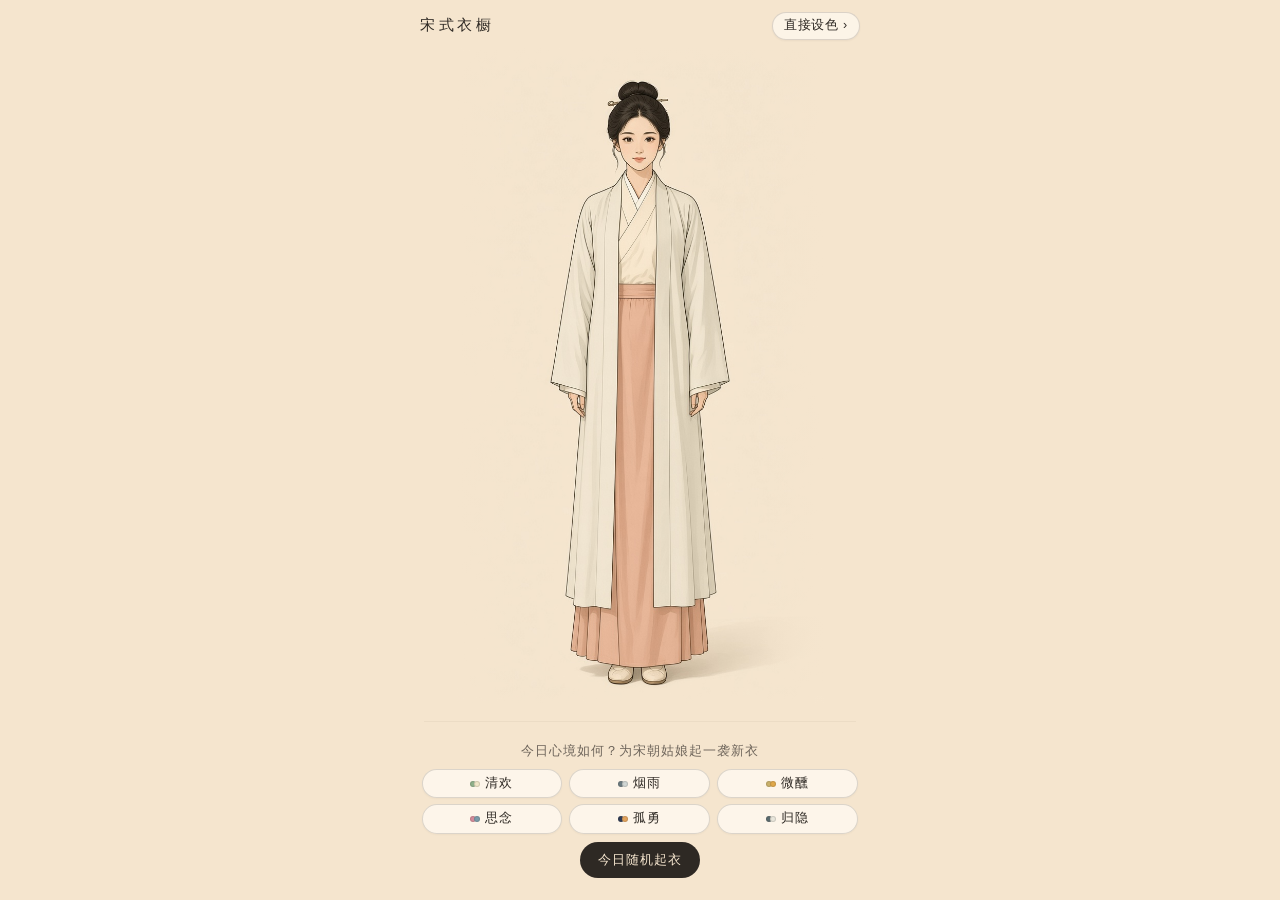
<file: apps/song-wardrobe/pkg/index.html>
<!DOCTYPE html>
<html lang="zh-CN">
<head>
  <meta charset="UTF-8" />
  <meta name="viewport" content="width=device-width, initial-scale=1.0, maximum-scale=1.0, user-scalable=no, viewport-fit=cover" />
  <title>宋式衣橱</title>
  <style>
    *, *::before, *::after { box-sizing: border-box; margin: 0; padding: 0; }
    html, body { height: 100%; }
    body {
      font-family: -apple-system, BlinkMacSystemFont, "Segoe UI", "PingFang SC", "Hiragino Sans GB", "Microsoft YaHei", "WenQuanYi Micro Hei", sans-serif;
      background: #F5E5CE;
      color: #2E2924;
      -webkit-font-smoothing: antialiased;
      -webkit-tap-highlight-color: transparent;
      -webkit-user-select: none;
      user-select: none;
      -webkit-touch-callout: none;
    }
    html { touch-action: manipulation; }
    [hidden] { display: none !important; }
  </style>
  <link rel="stylesheet" href="./css/app.css" />
</head>
<body>
  <div class="app" id="app">
    <header class="top">
      <div class="top-inner">
        <div class="top-intro" id="top-intro" aria-hidden="true">
          <span class="intro-brand">宋式衣橱</span>
          <button class="top-pill intro-skip" id="btn-intro-skip" type="button">直接设色 ›</button>
        </div>
        <div class="title-row top-edit" id="top-edit">
          <h1 id="look-name">宋式衣橱</h1>
          <nav class="top-tools" aria-label="心境、词笺与衣箱">
            <button class="top-pill" id="btn-mood" type="button"><span class="btn-ico" aria-hidden="true">✦</span>心境</button>
            <button class="top-pill" id="btn-drawer" type="button"><span class="btn-ico" aria-hidden="true">≡</span>词笺</button>
            <button class="top-pill" id="btn-chest" type="button"><span class="btn-ico" aria-hidden="true">◇</span><span id="top-chest-label">衣箱</span></button>
          </nav>
        </div>
        <div class="top-export" id="top-export" aria-hidden="true">
          <button class="btn-quiet result-back" id="btn-back" type="button">‹ 返回</button>
          <span class="export-title" id="export-look-title">宋式衣橱</span>
        </div>
      </div>
    </header>

    <main class="stage" id="stage" aria-labelledby="look-name">
      <p class="loading" id="loading" role="status">正在展开画卷…</p>
      <div class="canvas-wrap" id="canvas-wrap" hidden>
        <canvas id="figure" width="720" height="1280" aria-label="宋式人物线描淡彩，可点击衣物部位选区"></canvas>
        <div class="feather-mask" aria-hidden="true"></div>
        <div class="tap-ripple" id="tap-ripple" aria-hidden="true"></div>
      </div>

      <div class="inscription-wrap" id="inscription-wrap">
        <aside class="inscription" id="poem-head" aria-label="宋词题跋">
          <p class="poem-line" id="poem-line">知否，知否？&#10;应是绿肥红瘦。</p>
          <p class="poem-meta" id="poem-meta">李清照·如梦令</p>
        </aside>
        <button class="poem-shuffle" id="btn-shuffle" type="button"><span class="btn-ico" aria-hidden="true">↻</span>换词</button>
      </div>

      <div class="stage-badge" id="stage-badge" aria-live="polite"></div>
      <p class="stage-hint" id="stage-hint">轻点衣物设色 · 或右上「心境」一键起衣</p>
    </main>

    <section class="dock" aria-label="设色操作区">
      <div class="dock-inner">
        <div class="dock-intro" id="dock-intro" aria-hidden="true">
          <p class="intro-prompt">今日心境如何？为宋朝姑娘起一袭新衣</p>
          <div class="mood-grid" id="mood-grid" role="group" aria-label="选择心境起衣"></div>
          <div class="intro-foot">
            <button class="btn-main intro-random" id="btn-intro-random" type="button">今日随机起衣</button>
          </div>
        </div>
        <div class="dock-edit" id="dock-edit">
          <div class="parts-wrap">
            <div class="parts-row" id="parts" role="tablist" aria-label="衣物部位"></div>
            <span class="part-indicator" id="part-indicator" aria-hidden="true"></span>
          </div>
          <div class="dye-bar">
            <p class="quiet dye-label" id="dye-label">褙子 · 原色</p>
            <button class="btn-clear-part" id="btn-clear-part" type="button" hidden>还原</button>
          </div>
          <div class="swatches" id="colors" role="group" aria-label="宋词四色与基础素墨"></div>
          <div class="actions">
            <div class="actions-left">
              <button class="btn-quiet" id="btn-apply-set" type="button">套色</button>
              <button class="btn-quiet" id="btn-undo" type="button" disabled>撤回</button>
              <button class="btn-quiet" id="btn-original" type="button" aria-pressed="false" disabled>原画</button>
              <button class="btn-quiet" id="btn-reset" type="button" disabled>重置</button>
            </div>
            <div class="actions-right">
              <button class="btn-quiet home-chest-btn" id="btn-home-chest-save" type="button">存衣箱</button>
              <button class="btn-main" id="btn-poster" type="button">存为画册</button>
            </div>
          </div>
        </div>
        <div class="dock-export" id="dock-export" aria-hidden="true">
          <p class="env-note" id="env-note" hidden></p>
          <div class="export-primary-row">
            <button class="btn-quiet export-chest-btn" id="btn-chest-save" type="button">+ 存衣箱</button>
            <button class="btn-main result-save" id="btn-save" type="button">保存到相册</button>
          </div>
          <div class="link-row">
            <button class="btn-quiet" id="btn-note" type="button">发成笔记</button>
            <button class="btn-quiet" id="btn-comment" type="button">晒到评论区</button>
            <button class="btn-quiet" id="btn-share" type="button">分享画册</button>
            <button class="btn-quiet" id="btn-open-chest" type="button">双联对比</button>
          </div>
        </div>
      </div>
    </section>

    <section class="drawer" id="poem-drawer" aria-hidden="true" role="dialog" aria-modal="true" aria-labelledby="tab-poems">
      <div class="drawer-backdrop" id="drawer-backdrop"></div>
      <div class="drawer-panel" id="drawer-panel">
        <div class="drawer-handle" aria-hidden="true"></div>
        <div class="drawer-head">
          <div class="drawer-tabs" role="tablist" aria-label="词笺与衣箱切换">
            <button class="drawer-tab is-on" id="tab-poems" type="button" role="tab" aria-selected="true">宋词色笺 <span class="drawer-tab-num" id="drawer-count">60</span></button>
            <button class="drawer-tab" id="tab-chest" type="button" role="tab" aria-selected="false">我的衣箱 <span class="drawer-tab-num" id="chest-count">0/6</span></button>
          </div>
          <button class="btn-quiet drawer-close" id="btn-drawer-close" type="button">收起</button>
        </div>
        <div class="drawer-pane" id="drawer-poems-pane">
          <div class="drawer-poets" id="drawer-poets" role="tablist" aria-label="按词人筛选"></div>
          <div class="drawer-list" id="drawer-list"></div>
          <p class="drawer-foot">意象取色，非文物实测</p>
        </div>
        <div class="drawer-pane" id="drawer-chest-pane" hidden>
          <div class="chest-head-bar">
            <span class="quiet">最多收藏 6 套 · 选 2 套生成双联画卷</span>
            <button class="btn-clear-part" id="btn-chest-add-inline" type="button">+ 收存当前</button>
          </div>
          <div class="chest-list" id="chest-list"></div>
          <div class="chest-foot">
            <span class="quiet" id="chest-pick-tip">勾选 2 套开启对比</span>
            <button class="btn-main chest-diptych-btn" id="btn-diptych" type="button" disabled>生成双联画卷</button>
          </div>
        </div>
      </div>
    </section>

    <section class="diptych" id="diptych-overlay" aria-hidden="true" role="dialog" aria-modal="true" aria-labelledby="diptych-title">
      <div class="diptych-bar">
        <button class="btn-quiet result-back" id="btn-diptych-back" type="button">‹ 返回衣箱</button>
        <span class="export-title" id="diptych-title">双联试衣画卷</span>
      </div>
      <div class="diptych-body">
        <img id="diptych-img" alt="宋式衣橱双联试衣画卷" />
      </div>
      <p class="env-note" id="diptych-env-note" hidden></p>
      <div class="diptych-actions">
        <button class="btn-main result-save" id="btn-diptych-save" type="button">保存到相册</button>
        <div class="link-row">
          <button class="btn-quiet" id="btn-diptych-note" type="button">发成笔记</button>
          <button class="btn-quiet" id="btn-diptych-comment" type="button">晒到评论区</button>
          <button class="btn-quiet" id="btn-diptych-share" type="button">分享画册</button>
        </div>
      </div>
    </section>

    <div class="toast" id="toast" role="status" aria-live="polite"></div>
  </div>
  <noscript><p class="quiet noscript-tip">需要开启脚本才能为衣物设色。</p></noscript>
  <script defer src="./js/poems.js"></script>
  <script defer src="./js/platform.js"></script>
  <script defer src="./js/recolor.js"></script>
  <script defer src="./js/poster.js"></script>
  <script defer src="./js/app.js"></script>
</body>
</html>
</file>
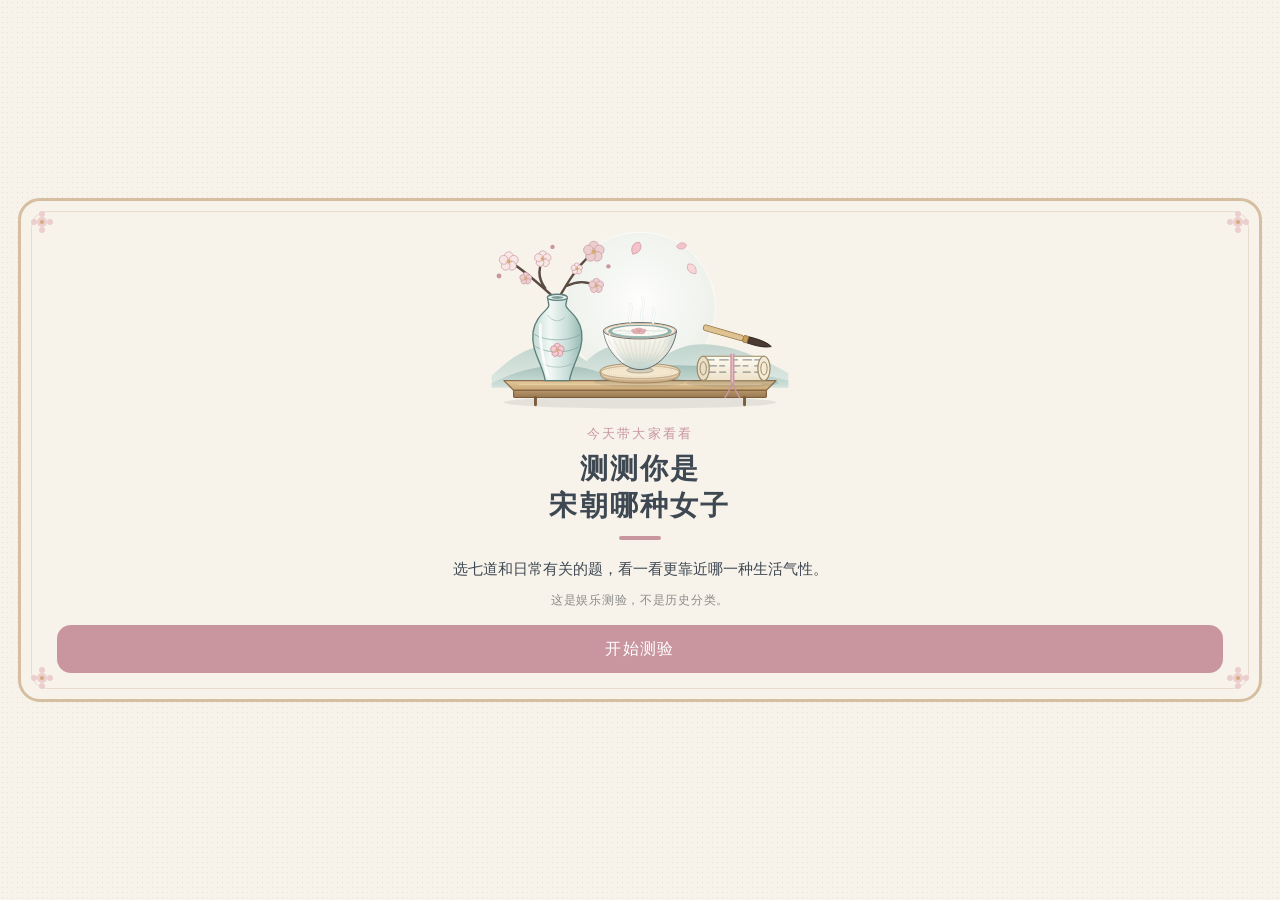
<file: apps/songchao-quiz/pkg/index.html>
<!DOCTYPE html>
<html lang="zh-CN">
<head>
  <meta charset="UTF-8" />
  <meta name="viewport" content="width=device-width, initial-scale=1.0, maximum-scale=1.0, user-scalable=no, viewport-fit=cover" />
  <title>测测你是宋朝哪种女子</title>
  <link rel="stylesheet" href="./css/app.css" />
</head>
<body>
  <div id="app" class="app">
    <div class="shell" id="shell">

      <section id="v-home" class="view on" data-view="home">
        <div class="frame">
          <span class="corner c-tl" aria-hidden="true"></span>
          <span class="corner c-tr" aria-hidden="true"></span>
          <span class="corner c-bl" aria-hidden="true"></span>
          <span class="corner c-br" aria-hidden="true"></span>
          <div class="hero-wash" id="hero-art" aria-hidden="true"></div>
          <p class="kicker">今天带大家看看</p>
          <h1 class="hero-title">测测你是<br>宋朝哪种女子</h1>
          <i class="rule" aria-hidden="true"></i>
          <p class="lead">选七道和日常有关的题，看一看更靠近哪一种生活气性。</p>
          <p class="rc-note">这是娱乐测验，不是历史分类。</p>
          <p class="last-hint" id="home-last" hidden></p>
          <button class="btn-main" id="btn-start" type="button">开始测验</button>
        </div>
      </section>

      <section id="v-quiz" class="view" data-view="quiz" hidden>
        <div class="quiz-top">
          <p class="progress-label" id="q-progress">01 / 07</p>
          <div class="dots" id="q-dots" aria-hidden="true"></div>
        </div>
        <div class="q-block" id="q-block">
          <h1 class="q-title" id="q-title"></h1>
          <i class="rule" aria-hidden="true"></i>
          <div class="opts" id="q-opts"></div>
        </div>
      </section>

      <section id="v-calc" class="view" data-view="calc" hidden>
        <div class="calc-stage">
          <i class="rule calc-rule" aria-hidden="true"></i>
          <p class="calc-text">正在为你看气性</p>
        </div>
      </section>

      <section id="v-result" class="view" data-view="result" hidden>
        <article class="result-card" id="result-card">
          <span class="corner c-tl" aria-hidden="true"></span>
          <span class="corner c-tr" aria-hidden="true"></span>
          <span class="corner c-bl" aria-hidden="true"></span>
          <span class="corner c-br" aria-hidden="true"></span>
          <div class="rc-art" id="r-art" aria-hidden="true"></div>
          <p class="kicker">娱乐测验结果</p>
          <h1 class="rc-name" id="r-name"></h1>
          <i class="rule" aria-hidden="true"></i>
          <p class="rc-desc" id="r-desc"></p>
          <p class="rc-seal" aria-hidden="true">戏作</p>
          <p class="rc-note">这是娱乐测验，不是历史分类。</p>
        </article>
        <p class="action-hint" id="action-hint"></p>
        <div class="actions" id="result-actions">
          <button class="btn-main" id="btn-save" type="button">保存结果卡</button>
          <div class="action-row">
            <button class="btn-sub" id="btn-note" type="button" hidden>发一条笔记</button>
            <button class="btn-sub" id="btn-comment" type="button">晒到评论区</button>
          </div>
          <button class="btn-sub" id="btn-share" type="button" hidden>分享</button>
          <button class="btn-follow" id="btn-follow" type="button">关注作者</button>
          <button class="btn-ghost" id="btn-again" type="button">再测一次</button>
        </div>
      </section>

    </div>
  </div>

  <div class="toast" id="toast" role="status" aria-live="polite"></div>

  <div class="sheet" id="preview-sheet" hidden>
    <div class="sheet-mask" id="preview-mask"></div>
    <div class="sheet-panel" id="preview-panel">
      <p class="sheet-title">结果卡已备好</p>
      <p class="sheet-text">当前环境不能直接存到相册。可截图保存下面这张卡。</p>
      <div class="sheet-img-wrap">
        <img id="preview-img" alt="测验结果卡" />
      </div>
      <button class="btn-main" id="preview-close" type="button">关闭</button>
    </div>
  </div>

  <canvas id="card-canvas" width="1080" height="1440" hidden></canvas>

  <script src="./js/platform.js"></script>
  <script src="./js/motifs.js"></script>
  <script src="./js/data.js"></script>
  <script src="./js/card.js"></script>
  <script src="./js/app.js"></script>
</body>
</html>
</file>
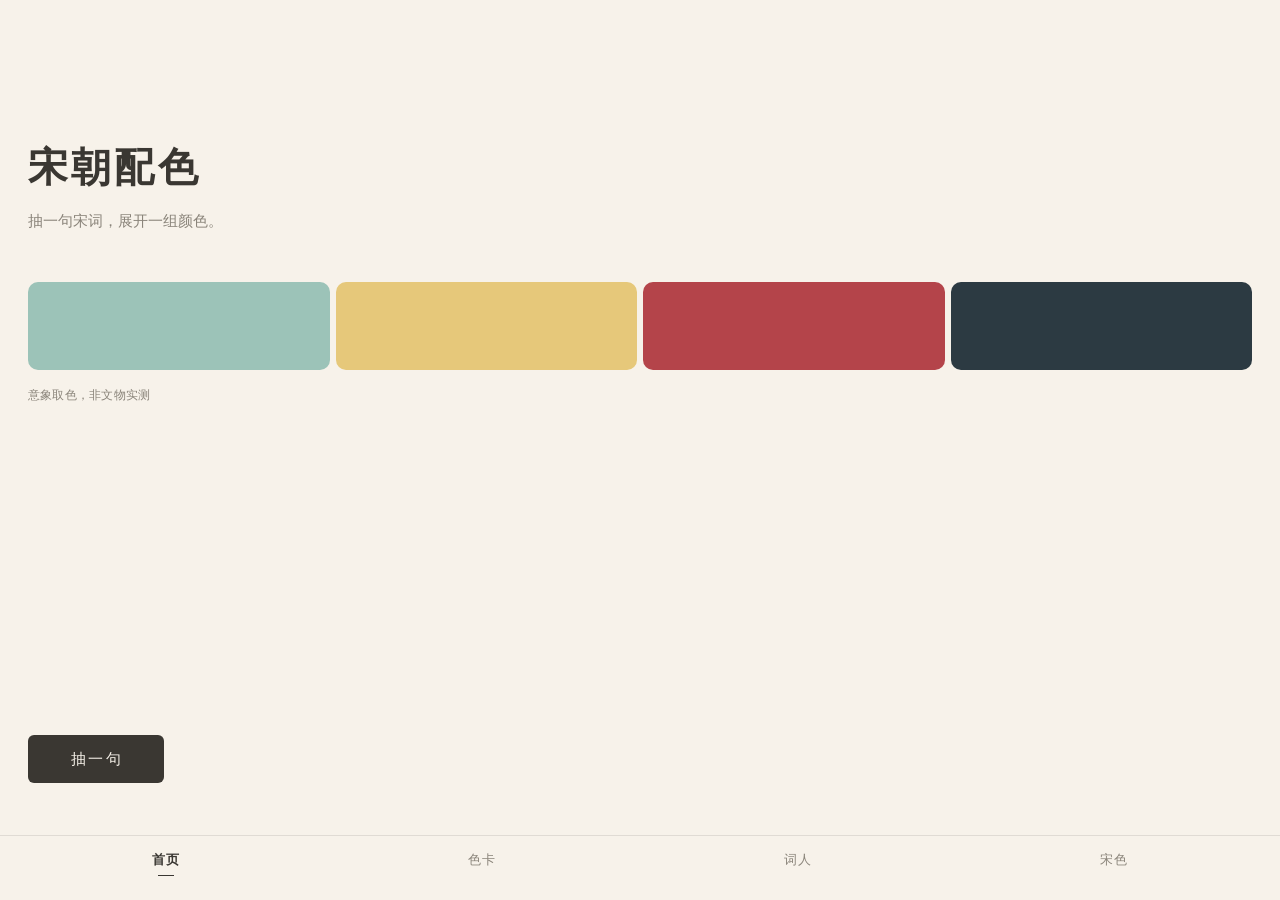
<file: apps/songci-color/pkg/index.html>
<!DOCTYPE html>
<html lang="zh-CN">
<head>
  <meta charset="UTF-8" />
  <meta name="viewport" content="width=device-width, initial-scale=1.0, maximum-scale=1.0, user-scalable=no, viewport-fit=cover" />
  <title>宋朝配色</title>
  <link rel="stylesheet" href="./css/app.css" />
</head>
<body>
  <div id="app" class="app">
    <div class="shell" id="shell">

      <section id="v-home" class="view on" data-view="home">
        <div class="home">
          <h1 class="home-title">宋朝配色</h1>
          <p class="home-lead">抽一句宋词，展开一组颜色。</p>
          <div class="scroll-strip" id="home-strip" aria-hidden="true">
            <i style="background:#9CC3B8"></i>
            <i style="background:#E6C87A"></i>
            <i style="background:#B4444A"></i>
            <i style="background:#2C3A42"></i>
          </div>
          <p class="rc-note">意象取色，非文物实测</p>
          <button class="btn-seal" id="btn-draw" type="button">抽一句</button>
          <button class="btn-follow" id="btn-follow-home" type="button" hidden>关注作者</button>
        </div>
      </section>

      <section id="v-card" class="view" data-view="card" hidden>
        <article class="palette" id="palette-card">
          <p class="card-meta" id="card-meta"></p>
          <h1 class="card-line" id="card-line"></h1>
          <p class="card-note" id="card-note" hidden></p>
          <div class="pillars" id="card-swatches"></div>
          <p class="rc-note">点色块可查看色值。意象取色，非文物实测。</p>
        </article>
        <div class="actions" id="card-actions">
          <button class="btn-seal" id="btn-redraw" type="button">再抽一句</button>
          <div class="actions-row" id="actions-row-share">
            <button class="btn-ghost" id="btn-post" type="button">发成笔记</button>
            <button class="btn-ghost" id="btn-comment" type="button">晒到评论区</button>
          </div>
          <div class="actions-row" id="actions-row-save" hidden>
            <button class="btn-ghost" id="btn-save" type="button" hidden>保存色卡</button>
            <button class="btn-ghost" id="btn-share" type="button" hidden>分享</button>
          </div>
          <button class="btn-follow" id="btn-follow-card" type="button" hidden>关注作者</button>
        </div>
      </section>

      <section id="v-poets" class="view" data-view="poets" hidden>
        <div class="page-head">
          <h1 class="page-title">按词人看</h1>
          <label class="sr-only" for="poet-q">搜索词人或词句</label>
          <input class="search" id="poet-q" type="search" maxlength="40" placeholder="搜索词人或词句" autocomplete="off" />
        </div>
        <div class="poet-chips" id="poet-chips"></div>
        <div class="ci-list" id="ci-list"></div>
      </section>

      <section id="v-colors" class="view" data-view="colors" hidden>
        <div class="page-head">
          <h1 class="page-title">宋色名录</h1>
          <p class="page-lead">色名均有出处，色值只作示意，不是文物实测。</p>
        </div>
        <div class="color-list" id="color-list"></div>
      </section>

    </div>

    <nav class="tabbar" id="tabbar" aria-label="页面切换">
      <button class="tab on" type="button" data-tab="home" id="tab-home">首页</button>
      <button class="tab" type="button" data-tab="card" id="tab-card">色卡</button>
      <button class="tab" type="button" data-tab="poets" id="tab-poets">词人</button>
      <button class="tab" type="button" data-tab="colors" id="tab-colors">宋色</button>
    </nav>
  </div>

  <div class="toast" id="toast" role="status" aria-live="polite"></div>

  <div class="sheet" id="hex-sheet" hidden>
    <div class="sheet-mask" id="hex-mask"></div>
    <div class="sheet-panel">
      <div class="hex-field" id="hex-swatch"></div>
      <p class="sheet-title" id="hex-name"></p>
      <p class="hex-value select-text" id="hex-value"></p>
      <p class="sheet-text">小工具里不能写入剪贴板。色值已写在上面，可长按选中记下，或先保存色卡。</p>
      <button class="btn-seal" id="hex-close" type="button">关闭</button>
    </div>
  </div>

  <div class="sheet" id="preview-sheet" hidden>
    <div class="sheet-mask" id="preview-mask"></div>
    <div class="sheet-panel">
      <p class="sheet-title">色卡已备好</p>
      <p class="sheet-text">当前环境不能直接存到相册。可截图保存下面这张卡。</p>
      <div class="sheet-img-wrap">
        <img id="preview-img" alt="宋朝配色卡" />
      </div>
      <button class="btn-seal" id="preview-close" type="button">关闭</button>
    </div>
  </div>

  <canvas id="card-canvas" width="1080" height="1440" hidden></canvas>

  <script src="./js/platform.js"></script>
  <script src="./js/data.js"></script>
  <script src="./js/card.js"></script>
  <script src="./js/app.js"></script>
</body>
</html>
</file>
<file: apps/song-wardrobe/pkg/css/app.css>
:root {
  --paper: #F5E5CE;
  --paper-elevated: #F8ECDA;
  --ink: #2E2924;
  --ink-mid: #6E655B;
  --ink-light: #9A8E80;
  --hairline: rgba(46, 41, 36, 0.10);
  --t-instant: 80ms;
  --t-fast: 160ms;
  --t-base: 260ms;
  --t-slow: 380ms;
  --ease-out: cubic-bezier(0.16, 1, 0.3, 1);
  --ease-drawer: cubic-bezier(0.32, 0.72, 0, 1);
}

html, body {
  height: 100%;
  background: #F5E5CE;
  color: #2E2924;
}

html, body {
  height: var(--app-height, 100%);
}

body {
  font-family: "PingFang SC", "Hiragino Sans GB", "Noto Sans CJK SC", "WenQuanYi Micro Hei", "Microsoft YaHei", sans-serif;
  font-size: 14px;
  line-height: 1.45;
  overflow: hidden;
}

button {
  font-family: inherit;
  color: inherit;
  background: transparent;
  border: 0;
  padding: 0;
  margin: 0;
  -webkit-appearance: none;
  appearance: none;
  cursor: pointer;
}

button:focus {
  outline: 1.5px solid rgba(46, 41, 36, 0.36);
  outline-offset: 2px;
}

@supports selector(:focus-visible) {
  button:focus:not(:focus-visible) {
    outline: none;
  }
}

button:disabled {
  opacity: 0.3;
  cursor: default;
}

.app {
  width: 100%;
  max-width: 480px;
  height: 100%;
  height: var(--app-height, 100%);
  margin: 0 auto;
  position: relative;
  display: -webkit-box;
  display: flex;
  -webkit-box-orient: vertical;
  -webkit-box-direction: normal;
  flex-direction: column;
  overflow: hidden;
  background: #F5E5CE;
}

/* 顶部极简标题与文字操作（严格避让宿主返回/胶囊） */
.top {
  padding: 12px 20px 4px;
  padding-top: var(--content-top, 12px);
  flex-shrink: 0;
}

.top-inner {
  position: relative;
}

.top-intro {
  position: absolute;
  top: 0;
  right: 0;
  bottom: 0;
  left: 0;
  display: -webkit-box;
  display: flex;
  -webkit-box-align: center;
  align-items: center;
  opacity: 0;
  -webkit-transform: translateY(-8px);
  transform: translateY(-8px);
  visibility: hidden;
  pointer-events: none;
  -webkit-transition: opacity 200ms ease 0s, -webkit-transform 220ms var(--ease-out) 0s, visibility 0s linear 220ms;
  transition: opacity 200ms ease 0s, transform 220ms var(--ease-out) 0s, visibility 0s linear 220ms;
}

.app.is-intro .top-intro {
  opacity: 1;
  -webkit-transform: translateY(0);
  transform: translateY(0);
  visibility: visible;
  pointer-events: auto;
  -webkit-transition: opacity 260ms var(--ease-out) 80ms, -webkit-transform 300ms var(--ease-out) 80ms, visibility 0s linear 0s;
  transition: opacity 260ms var(--ease-out) 80ms, transform 300ms var(--ease-out) 80ms, visibility 0s linear 0s;
}

.intro-brand {
  font-family: "Songti SC", "STSong", "SimSun", "Noto Serif CJK SC", "WenQuanYi Micro Hei", serif;
  font-size: 15px;
  font-weight: 500;
  letter-spacing: 0.24em;
  line-height: 1.3;
  color: #2E2924;
}

.intro-skip {
  margin-left: auto;
}

.top-edit {
  opacity: 1;
  -webkit-transform: translateY(0);
  transform: translateY(0);
  visibility: visible;
  pointer-events: auto;
  -webkit-transition: opacity 260ms var(--ease-out) 90ms, -webkit-transform 300ms var(--ease-out) 90ms, visibility 0s linear 0s;
  transition: opacity 260ms var(--ease-out) 90ms, transform 300ms var(--ease-out) 90ms, visibility 0s linear 0s;
}

.app.is-intro .top-edit,
.app.is-export .top-edit {
  opacity: 0;
  -webkit-transform: translateY(-8px);
  transform: translateY(-8px);
  visibility: hidden;
  pointer-events: none;
  -webkit-transition: opacity 200ms ease 0s, -webkit-transform 220ms var(--ease-out) 0s, visibility 0s linear 220ms;
  transition: opacity 200ms ease 0s, transform 220ms var(--ease-out) 0s, visibility 0s linear 220ms;
}

.top-export {
  position: absolute;
  top: 0;
  right: 0;
  bottom: 0;
  left: 0;
  display: -webkit-box;
  display: flex;
  -webkit-box-align: center;
  align-items: center;
  opacity: 0;
  -webkit-transform: translateY(8px);
  transform: translateY(8px);
  visibility: hidden;
  pointer-events: none;
  -webkit-transition: opacity 180ms ease 0s, -webkit-transform 200ms var(--ease-out) 0s, visibility 0s linear 200ms;
  transition: opacity 180ms ease 0s, transform 200ms var(--ease-out) 0s, visibility 0s linear 200ms;
}

.app.is-export .top-export {
  opacity: 1;
  -webkit-transform: translateY(0);
  transform: translateY(0);
  visibility: visible;
  pointer-events: auto;
  -webkit-transition: opacity 280ms var(--ease-out) 110ms, -webkit-transform 320ms var(--ease-out) 110ms, visibility 0s linear 0s;
  transition: opacity 280ms var(--ease-out) 110ms, transform 320ms var(--ease-out) 110ms, visibility 0s linear 0s;
}

#btn-chest-save.is-saved,
#btn-home-chest-save.is-saved {
  background: rgba(46, 41, 36, 0.08);
  color: #6E655B;
  border-color: rgba(46, 41, 36, 0.14);
}

.result-back {
  padding: 5px 12px;
}

.export-title {
  margin-left: auto;
  font-family: "Songti SC", "STSong", "SimSun", "Noto Serif CJK SC", "WenQuanYi Micro Hei", serif;
  font-size: 13px;
  font-weight: 500;
  letter-spacing: 0.24em;
  color: #9A8E80;
  pointer-events: none;
}

.title-row {
  display: -webkit-box;
  display: flex;
  -webkit-box-align: center;
  align-items: center;
}

.title-row h1 {
  font-family: "Songti SC", "STSong", "SimSun", "Noto Serif CJK SC", "WenQuanYi Micro Hei", serif;
  font-size: 15px;
  font-weight: 500;
  letter-spacing: 0.24em;
  line-height: 1.3;
  color: #2E2924;
}

.top-tools {
  margin-left: auto;
  display: -webkit-box;
  display: flex;
  -webkit-box-align: center;
  align-items: center;
}

.top-pill {
  display: -webkit-inline-box;
  display: inline-flex;
  -webkit-box-align: center;
  align-items: center;
  padding: 5px 11px;
  border-radius: 999px;
  background: rgba(255, 250, 242, 0.72);
  border: 1px solid rgba(46, 41, 36, 0.16);
  -webkit-box-shadow: 0 1px 2px rgba(46, 41, 36, 0.05);
  box-shadow: 0 1px 2px rgba(46, 41, 36, 0.05);
  font-size: 12.5px;
  line-height: 1.25;
  letter-spacing: 0.06em;
  color: #2E2924;
  white-space: nowrap;
  -webkit-transition: background var(--t-fast) ease, border-color var(--t-fast) ease, transform var(--t-instant) ease;
  transition: background var(--t-fast) ease, border-color var(--t-fast) ease, transform var(--t-instant) ease;
}

.top-pill + .top-pill {
  margin-left: 8px;
}

.top-pill:active {
  background: rgba(46, 41, 36, 0.08);
  -webkit-transform: scale(0.96);
  transform: scale(0.96);
}

.btn-ico {
  display: inline-block;
  margin-right: 4px;
  font-size: 12px;
  opacity: 0.68;
}

/* 中部画卷舞台（对称居中）与右侧竖排题跋 */
.stage {
  position: relative;
  -webkit-box-flex: 1;
  flex: 1 1 180px;
  min-height: 160px;
  display: -webkit-box;
  display: flex;
  -webkit-box-align: center;
  align-items: center;
  -webkit-box-pack: center;
  justify-content: center;
  padding: 2px 12px 18px;
  overflow: hidden;
}

.stage::before {
  content: "";
  position: absolute;
  top: 4px;
  right: 16px;
  bottom: 10px;
  left: 16px;
  border-radius: 3px;
  border: 1px solid rgba(46, 41, 36, 0.085);
  -webkit-box-shadow: inset 0 0 28px rgba(176, 146, 108, 0.09);
  box-shadow: inset 0 0 28px rgba(176, 146, 108, 0.09);
  pointer-events: none;
  z-index: 3;
  opacity: 0;
  -webkit-transform: scale(1.016);
  transform: scale(1.016);
  -webkit-transition: opacity 220ms ease 0s, -webkit-transform 260ms var(--ease-out) 0s;
  transition: opacity 220ms ease 0s, transform 260ms var(--ease-out) 0s;
}

.app.is-export .stage::before {
  opacity: 1;
  -webkit-transform: scale(1);
  transform: scale(1);
  -webkit-transition: opacity 380ms ease 80ms, -webkit-transform 440ms var(--ease-out) 80ms;
  transition: opacity 380ms ease 80ms, transform 440ms var(--ease-out) 80ms;
}

.loading {
  width: 100%;
  text-align: center;
  color: #9A8E80;
  font-size: 13px;
  letter-spacing: 0.12em;
}

.canvas-wrap {
  position: relative;
  z-index: 1;
  display: block;
  overflow: hidden;
  cursor: pointer;
}

.app.is-intro .canvas-wrap,
.app.is-export .canvas-wrap {
  cursor: default;
}

.app.is-ready .canvas-wrap {
  -webkit-animation: scrollReveal 360ms var(--ease-out) both;
  animation: scrollReveal 360ms var(--ease-out) both;
}

@-webkit-keyframes scrollReveal {
  from {
    opacity: 0;
    -webkit-transform: scale(0.985);
    transform: scale(0.985);
  }
  to {
    opacity: 1;
    -webkit-transform: scale(1);
    transform: scale(1);
  }
}

@keyframes scrollReveal {
  from {
    opacity: 0;
    -webkit-transform: scale(0.985);
    transform: scale(0.985);
  }
  to {
    opacity: 1;
    -webkit-transform: scale(1);
    transform: scale(1);
  }
}

.canvas-wrap canvas {
  display: block;
  width: 100%;
  height: 100%;
}

/* 同色宣纸四边极柔渐隐，抹去边缘细微色差，无方框感 */
.feather-mask {
  position: absolute;
  top: 0;
  right: 0;
  bottom: 0;
  left: 0;
  pointer-events: none;
  background-image:
    -webkit-linear-gradient(top, #F5E5CE 0%, rgba(245, 229, 206, 0) 4.5%),
    -webkit-linear-gradient(bottom, #F5E5CE 0%, rgba(245, 229, 206, 0) 2.5%),
    -webkit-linear-gradient(left, #F5E5CE 0%, rgba(245, 229, 206, 0) 18%),
    -webkit-linear-gradient(right, #F5E5CE 0%, rgba(245, 229, 206, 0) 18%);
  background-image:
    linear-gradient(to bottom, #F5E5CE 0%, rgba(245, 229, 206, 0) 4.5%),
    linear-gradient(to top, #F5E5CE 0%, rgba(245, 229, 206, 0) 2.5%),
    linear-gradient(to right, #F5E5CE 0%, rgba(245, 229, 206, 0) 18%),
    linear-gradient(to left, #F5E5CE 0%, rgba(245, 229, 206, 0) 18%);
}

/* 画侧竖排题跋与轻「换词」胶囊 */
.inscription-wrap {
  position: absolute;
  top: 22px;
  right: 32px;
  max-height: calc(100% - 34px);
  display: -webkit-box;
  display: flex;
  -webkit-box-orient: vertical;
  -webkit-box-direction: normal;
  flex-direction: column;
  -webkit-box-align: end;
  align-items: flex-end;
  pointer-events: none;
  z-index: 2;
  opacity: 1;
  -webkit-transform: translateY(0);
  transform: translateY(0);
  -webkit-transition: opacity 320ms var(--ease-out) 80ms, -webkit-transform 340ms var(--ease-out) 80ms;
  transition: opacity 320ms var(--ease-out) 80ms, transform 340ms var(--ease-out) 80ms;
}

.app.is-intro .inscription-wrap {
  opacity: 0;
  -webkit-transform: translateY(6px);
  transform: translateY(6px);
  -webkit-transition: opacity 160ms ease 0s, -webkit-transform 180ms ease 0s;
  transition: opacity 160ms ease 0s, transform 180ms ease 0s;
}

.inscription {
  -webkit-writing-mode: vertical-rl;
  writing-mode: vertical-rl;
  text-orientation: upright;
  display: -webkit-box;
  display: flex;
  -webkit-box-orient: vertical;
  -webkit-box-direction: normal;
  flex-direction: column;
  -webkit-box-align: start;
  align-items: flex-start;
  pointer-events: none;
}

.poem-shuffle {
  margin-top: 10px;
  pointer-events: auto;
  display: -webkit-inline-box;
  display: inline-flex;
  -webkit-box-align: center;
  align-items: center;
  padding: 4px 10px;
  border-radius: 999px;
  background: rgba(255, 250, 242, 0.78);
  border: 1px solid rgba(46, 41, 36, 0.16);
  -webkit-box-shadow: 0 1px 2px rgba(46, 41, 36, 0.04);
  box-shadow: 0 1px 2px rgba(46, 41, 36, 0.04);
  font-size: 11.5px;
  line-height: 1.25;
  letter-spacing: 0.06em;
  color: #544C44;
  white-space: nowrap;
  opacity: 1;
  -webkit-transform: translateY(0);
  transform: translateY(0);
  visibility: visible;
  -webkit-transition: opacity 220ms ease 0s, -webkit-transform 240ms var(--ease-out) 0s, visibility 0s linear 0s, background var(--t-fast) ease, border-color var(--t-fast) ease;
  transition: opacity 220ms ease 0s, transform 240ms var(--ease-out) 0s, visibility 0s linear 0s, background var(--t-fast) ease, border-color var(--t-fast) ease;
}

.poem-shuffle:active {
  background: rgba(46, 41, 36, 0.08);
  color: #2E2924;
  -webkit-transform: scale(0.95);
  transform: scale(0.95);
}

.app.is-intro .poem-shuffle,
.app.is-export .poem-shuffle {
  opacity: 0;
  -webkit-transform: translateY(4px);
  transform: translateY(4px);
  pointer-events: none;
  visibility: hidden;
  -webkit-transition: opacity 160ms ease 0s, -webkit-transform 180ms var(--ease-out) 0s, visibility 0s linear 180ms;
  transition: opacity 160ms ease 0s, transform 180ms var(--ease-out) 0s, visibility 0s linear 180ms;
}

.inscription.is-enter {
  -webkit-animation: poemIn var(--t-base) var(--ease-out) both;
  animation: poemIn var(--t-base) var(--ease-out) both;
}

@-webkit-keyframes poemIn {
  from {
    opacity: 0;
    -webkit-transform: translateY(6px);
    transform: translateY(6px);
  }
  to {
    opacity: 1;
    -webkit-transform: translateY(0);
    transform: translateY(0);
  }
}

@keyframes poemIn {
  from {
    opacity: 0;
    -webkit-transform: translateY(6px);
    transform: translateY(6px);
  }
  to {
    opacity: 1;
    -webkit-transform: translateY(0);
    transform: translateY(0);
  }
}

.poem-line {
  font-family: "Songti SC", "STSong", "SimSun", "Noto Serif CJK SC", "WenQuanYi Micro Hei", serif;
  font-size: 14px;
  line-height: 1.5;
  letter-spacing: 0.14em;
  color: #2E2924;
  white-space: pre-line;
}

.poem-meta {
  margin-right: 8px;
  padding-top: 14px;
  font-family: "Songti SC", "STSong", "SimSun", "Noto Serif CJK SC", "WenQuanYi Micro Hei", serif;
  font-size: 11px;
  letter-spacing: 0.14em;
  color: #6E655B;
}

.tap-ripple {
  position: absolute;
  width: 34px;
  height: 34px;
  margin-left: -17px;
  margin-top: -17px;
  border-radius: 50%;
  border: 1px solid rgba(46, 41, 36, 0.48);
  background: rgba(46, 41, 36, 0.06);
  pointer-events: none;
  opacity: 0;
  -webkit-transform: scale(0.45);
  transform: scale(0.45);
}

.tap-ripple.is-active {
  -webkit-animation: rippleOut 360ms var(--ease-out) forwards;
  animation: rippleOut 360ms var(--ease-out) forwards;
}

@-webkit-keyframes rippleOut {
  0% {
    opacity: 0.72;
    -webkit-transform: scale(0.45);
    transform: scale(0.45);
  }
  100% {
    opacity: 0;
    -webkit-transform: scale(1.6);
    transform: scale(1.6);
  }
}

@keyframes rippleOut {
  0% {
    opacity: 0.72;
    -webkit-transform: scale(0.45);
    transform: scale(0.45);
  }
  100% {
    opacity: 0;
    -webkit-transform: scale(1.6);
    transform: scale(1.6);
  }
}

/* 舞台左上轻提示，无框 */
.stage-badge {
  position: absolute;
  left: 20px;
  top: 8px;
  font-size: 11px;
  letter-spacing: 0.1em;
  color: #6E655B;
  pointer-events: none;
  opacity: 0;
  -webkit-transform: translateY(-3px);
  transform: translateY(-3px);
  -webkit-transition: opacity var(--t-fast) ease, transform var(--t-fast) var(--ease-out);
  transition: opacity var(--t-fast) ease, transform var(--t-fast) var(--ease-out);
}

.stage-badge.is-on {
  opacity: 1;
  -webkit-transform: translateY(0);
  transform: translateY(0);
}

.stage-hint {
  position: absolute;
  left: 20px;
  right: 20px;
  bottom: 4px;
  text-align: center;
  font-size: 11px;
  letter-spacing: 0.12em;
  color: #9A8E80;
  pointer-events: none;
  -webkit-transition: opacity var(--t-base) ease;
  transition: opacity var(--t-base) ease;
}

.stage-hint.is-gone,
.app.is-intro .stage-hint,
.app.is-intro .stage-badge,
.app.is-export .stage-hint,
.app.is-export .stage-badge {
  opacity: 0;
}

/* 底部轻盈册页设色坞 */
.dock {
  position: relative;
  flex-shrink: 0;
  padding: 10px 18px 10px;
  padding-bottom: 10px;
  padding-bottom: calc(10px + var(--safe-bottom, 0px));
  padding-bottom: calc(10px + var(--safe-bottom, var(--safe-area-inset-bottom, env(safe-area-inset-bottom, 0px))));
  background: #F5E5CE;
}

.dock::before {
  content: "";
  position: absolute;
  top: 0;
  left: 24px;
  right: 24px;
  height: 1px;
  background: rgba(46, 41, 36, 0.10);
  -webkit-transition: opacity 320ms ease;
  transition: opacity 320ms ease;
}

.app.is-intro .dock::before,
.app.is-export .dock::before {
  opacity: 0.45;
}

.dock-inner {
  position: relative;
}

.dock-intro {
  position: absolute;
  top: 0;
  right: 0;
  bottom: 0;
  left: 0;
  display: -webkit-box;
  display: flex;
  -webkit-box-orient: vertical;
  -webkit-box-direction: normal;
  flex-direction: column;
  -webkit-box-align: center;
  align-items: center;
  -webkit-box-pack: center;
  justify-content: center;
  text-align: center;
  opacity: 0;
  visibility: hidden;
  pointer-events: none;
  -webkit-transition: opacity 190ms ease 0s, visibility 0s linear 210ms;
  transition: opacity 190ms ease 0s, visibility 0s linear 210ms;
}

.app.is-intro .dock-intro {
  opacity: 1;
  visibility: visible;
  pointer-events: auto;
  -webkit-transition: opacity 240ms ease 80ms, visibility 0s linear 0s;
  transition: opacity 240ms ease 80ms, visibility 0s linear 0s;
}

.intro-prompt {
  font-family: "Songti SC", "STSong", "SimSun", "Noto Serif CJK SC", "WenQuanYi Micro Hei", serif;
  font-size: 12.5px;
  letter-spacing: 0.08em;
  line-height: 1.4;
  color: #6E655B;
  margin-bottom: 8px;
  opacity: 0;
  -webkit-transform: translateY(8px);
  transform: translateY(8px);
  -webkit-transition: opacity 160ms ease 0s, -webkit-transform 180ms var(--ease-out) 0s;
  transition: opacity 160ms ease 0s, transform 180ms var(--ease-out) 0s;
}

.app.is-intro .intro-prompt {
  opacity: 1;
  -webkit-transform: translateY(0);
  transform: translateY(0);
  -webkit-transition: opacity 260ms var(--ease-out) 80ms, -webkit-transform 300ms var(--ease-out) 80ms;
  transition: opacity 260ms var(--ease-out) 80ms, transform 300ms var(--ease-out) 80ms;
}

.mood-grid {
  width: 100%;
  display: -webkit-box;
  display: flex;
  flex-wrap: wrap;
  margin: 0 -3.5px;
  opacity: 0;
  -webkit-transform: translateY(10px);
  transform: translateY(10px);
  -webkit-transition: opacity 160ms ease 0s, -webkit-transform 180ms var(--ease-out) 0s;
  transition: opacity 160ms ease 0s, transform 180ms var(--ease-out) 0s;
}

.app.is-intro .mood-grid {
  opacity: 1;
  -webkit-transform: translateY(0);
  transform: translateY(0);
  -webkit-transition: opacity 280ms var(--ease-out) 120ms, -webkit-transform 320ms var(--ease-out) 120ms;
  transition: opacity 280ms var(--ease-out) 120ms, transform 320ms var(--ease-out) 120ms;
}

.mood-cell {
  width: 33.3333%;
  padding: 0 3.5px 6px;
}

.mood-pill {
  width: 100%;
  display: -webkit-box;
  display: flex;
  -webkit-box-align: center;
  align-items: center;
  -webkit-box-pack: center;
  justify-content: center;
  padding: 6px 4px;
  border-radius: 999px;
  background: rgba(255, 250, 242, 0.78);
  border: 1px solid rgba(46, 41, 36, 0.16);
  -webkit-box-shadow: 0 1px 2px rgba(46, 41, 36, 0.04);
  box-shadow: 0 1px 2px rgba(46, 41, 36, 0.04);
  font-size: 12.5px;
  line-height: 1.25;
  letter-spacing: 0.08em;
  color: #2E2924;
  white-space: nowrap;
  -webkit-transition: background var(--t-fast) ease, border-color var(--t-fast) ease, -webkit-transform var(--t-instant) ease;
  transition: background var(--t-fast) ease, border-color var(--t-fast) ease, transform var(--t-instant) ease;
}

.mood-pill:active {
  background: rgba(46, 41, 36, 0.08);
  -webkit-transform: scale(0.96);
  transform: scale(0.96);
}

.mood-dots {
  display: -webkit-inline-box;
  display: inline-flex;
  -webkit-box-align: center;
  align-items: center;
  margin-right: 5px;
}

.mood-dot {
  width: 6px;
  height: 6px;
  border-radius: 50%;
  border: 1px solid rgba(46, 41, 36, 0.16);
}

.mood-dot + .mood-dot {
  margin-left: -2px;
}

.intro-foot {
  margin-top: 2px;
  text-align: center;
  opacity: 0;
  -webkit-transform: translateY(12px);
  transform: translateY(12px);
  -webkit-transition: opacity 160ms ease 0s, -webkit-transform 180ms var(--ease-out) 0s;
  transition: opacity 160ms ease 0s, transform 180ms var(--ease-out) 0s;
}

.app.is-intro .intro-foot {
  opacity: 1;
  -webkit-transform: translateY(0);
  transform: translateY(0);
  -webkit-transition: opacity 280ms var(--ease-out) 160ms, -webkit-transform 320ms var(--ease-out) 160ms;
  transition: opacity 280ms var(--ease-out) 160ms, transform 320ms var(--ease-out) 160ms;
}

.intro-random {
  margin-left: 0;
  padding: 7px 22px;
  font-size: 12.5px;
  letter-spacing: 0.08em;
}

.dock-edit {
  opacity: 1;
  -webkit-transform: translateY(0) scale(1);
  transform: translateY(0) scale(1);
  visibility: visible;
  pointer-events: auto;
  -webkit-transition: opacity 260ms var(--ease-out) 90ms, -webkit-transform 320ms var(--ease-out) 90ms, visibility 0s linear 0s;
  transition: opacity 260ms var(--ease-out) 90ms, transform 320ms var(--ease-out) 90ms, visibility 0s linear 0s;
}

.app.is-intro .dock-edit,
.app.is-export .dock-edit {
  opacity: 0;
  -webkit-transform: translateY(12px) scale(0.985);
  transform: translateY(12px) scale(0.985);
  visibility: hidden;
  pointer-events: none;
  -webkit-transition: opacity 190ms ease 0s, -webkit-transform 220ms var(--ease-out) 0s, visibility 0s linear 220ms;
  transition: opacity 190ms ease 0s, transform 220ms var(--ease-out) 0s, visibility 0s linear 220ms;
}

.dock-export {
  position: absolute;
  top: 0;
  right: 0;
  bottom: 0;
  left: 0;
  display: -webkit-box;
  display: flex;
  -webkit-box-orient: vertical;
  -webkit-box-direction: normal;
  flex-direction: column;
  -webkit-box-align: center;
  align-items: center;
  -webkit-box-pack: center;
  justify-content: center;
  text-align: center;
  opacity: 0;
  visibility: hidden;
  pointer-events: none;
  -webkit-transition: opacity 180ms ease 0s, visibility 0s linear 200ms;
  transition: opacity 180ms ease 0s, visibility 0s linear 200ms;
}

.app.is-export .dock-export {
  opacity: 1;
  visibility: visible;
  pointer-events: auto;
  -webkit-transition: opacity 240ms ease 80ms, visibility 0s linear 0s;
  transition: opacity 240ms ease 80ms, visibility 0s linear 0s;
}

.parts-wrap {
  position: relative;
}

.parts-row {
  display: -webkit-box;
  display: flex;
  -webkit-box-align: center;
  align-items: center;
}

.chip {
  position: relative;
  -webkit-box-flex: 1;
  flex: 1 1 0;
  min-width: 0;
  display: -webkit-box;
  display: flex;
  -webkit-box-align: center;
  align-items: center;
  -webkit-box-pack: center;
  justify-content: center;
  padding: 4px 1px 7px;
  font-size: 12px;
  letter-spacing: 0.04em;
  color: #9A8E80;
  white-space: nowrap;
  -webkit-transition: color var(--t-fast) ease, transform var(--t-instant) ease;
  transition: color var(--t-fast) ease, transform var(--t-instant) ease;
}

.chip:active {
  -webkit-transform: scale(0.95);
  transform: scale(0.95);
}

.chip-dot {
  width: 7px;
  height: 7px;
  border-radius: 50%;
  margin-right: 4px;
  flex-shrink: 0;
  border: 1px solid rgba(46, 41, 36, 0.32);
  background: transparent;
}

.chip-dot.is-dyed {
  border-color: rgba(46, 41, 36, 0.22);
}

.chip.is-on {
  color: #2E2924;
  font-weight: 500;
}

.part-indicator {
  position: absolute;
  left: 0;
  bottom: 0;
  width: 14px;
  height: 1.5px;
  border-radius: 1px;
  background: #2E2924;
  pointer-events: none;
  opacity: 0;
  -webkit-transition: transform 240ms var(--ease-out), opacity var(--t-fast) ease;
  transition: transform 240ms var(--ease-out), opacity var(--t-fast) ease;
}

.part-indicator.is-ready {
  opacity: 1;
}

.quiet {
  color: #9A8E80;
  font-size: 11px;
  letter-spacing: 0.06em;
}

.dye-bar {
  display: -webkit-box;
  display: flex;
  -webkit-box-align: center;
  align-items: center;
  margin-top: 6px;
  min-height: 22px;
}

.dye-label {
  flex: 1 1 auto;
  min-width: 0;
  color: #6E655B;
  overflow: hidden;
  text-overflow: ellipsis;
  white-space: nowrap;
}

.btn-clear-part {
  flex-shrink: 0;
  margin-left: 8px;
  padding: 2px 9px;
  border-radius: 999px;
  background: rgba(255, 250, 242, 0.72);
  border: 1px solid rgba(46, 41, 36, 0.15);
  font-size: 11px;
  line-height: 1.35;
  letter-spacing: 0.06em;
  color: #544C44;
  -webkit-transition: background var(--t-fast) ease, color var(--t-fast) ease, transform var(--t-instant) ease;
  transition: background var(--t-fast) ease, color var(--t-fast) ease, transform var(--t-instant) ease;
}

.btn-clear-part:active {
  background: rgba(46, 41, 36, 0.08);
  color: #2E2924;
  -webkit-transform: scale(0.96);
  transform: scale(0.96);
}

/* 6枚温润圆珠宋色样（4 宋词色 + 2 基础素墨） */
.swatches {
  display: -webkit-box;
  display: flex;
  -webkit-box-align: start;
  align-items: flex-start;
  margin-top: 8px;
}

.swatch-card {
  -webkit-box-flex: 1;
  flex: 1 1 0;
  min-width: 0;
  display: -webkit-box;
  display: flex;
  -webkit-box-orient: vertical;
  -webkit-box-direction: normal;
  flex-direction: column;
  -webkit-box-align: center;
  align-items: center;
  padding: 2px 0;
  -webkit-transition: transform var(--t-instant) ease;
  transition: transform var(--t-instant) ease;
}

.swatch-card + .swatch-card {
  margin-left: 4px;
}

.swatch-sep {
  width: 1px;
  height: 20px;
  margin: 7px 4px 0;
  background: rgba(46, 41, 36, 0.12);
  flex-shrink: 0;
}

.swatch-sep + .swatch-card {
  margin-left: 2px;
}

.swatch-card:active .swatch-chip {
  -webkit-transform: scale(0.93);
  transform: scale(0.93);
}

.swatches.is-enter .swatch-card.is-poem {
  -webkit-animation: swatchIn var(--t-base) var(--ease-out) both;
  animation: swatchIn var(--t-base) var(--ease-out) both;
}

.swatches.is-enter .swatch-card.is-poem:nth-child(2) {
  -webkit-animation-delay: 28ms;
  animation-delay: 28ms;
}

.swatches.is-enter .swatch-card.is-poem:nth-child(3) {
  -webkit-animation-delay: 56ms;
  animation-delay: 56ms;
}

.swatches.is-enter .swatch-card.is-poem:nth-child(4) {
  -webkit-animation-delay: 84ms;
  animation-delay: 84ms;
}

@-webkit-keyframes swatchIn {
  from {
    opacity: 0;
    -webkit-transform: translateY(7px);
    transform: translateY(7px);
  }
  to {
    opacity: 1;
    -webkit-transform: translateY(0);
    transform: translateY(0);
  }
}

@keyframes swatchIn {
  from {
    opacity: 0;
    -webkit-transform: translateY(7px);
    transform: translateY(7px);
  }
  to {
    opacity: 1;
    -webkit-transform: translateY(0);
    transform: translateY(0);
  }
}

.swatch-chip {
  width: 30px;
  height: 30px;
  border-radius: 50%;
  border: 1px solid rgba(46, 41, 36, 0.15);
  -webkit-transition: transform var(--t-fast) var(--ease-out), box-shadow var(--t-fast) ease;
  transition: transform var(--t-fast) var(--ease-out), box-shadow var(--t-fast) ease;
}

.swatch-card.is-on .swatch-chip {
  -webkit-box-shadow: 0 0 0 2.5px #F5E5CE, 0 0 0 4px #2E2924;
  box-shadow: 0 0 0 2.5px #F5E5CE, 0 0 0 4px #2E2924;
  -webkit-transform: scale(1.06);
  transform: scale(1.06);
}

.swatch-name {
  margin-top: 5px;
  width: 100%;
  text-align: center;
  font-size: 10.5px;
  line-height: 1.2;
  letter-spacing: 0.02em;
  color: #6E655B;
  overflow: hidden;
  text-overflow: ellipsis;
  white-space: nowrap;
}

.swatch-card.is-on .swatch-name {
  color: #2E2924;
  font-weight: 500;
}

/* 底部动作栏 */
.actions {
  display: -webkit-box;
  display: flex;
  -webkit-box-align: center;
  align-items: center;
  margin-top: 10px;
}

.actions-left {
  display: -webkit-box;
  display: flex;
  -webkit-box-align: center;
  align-items: center;
  min-width: 0;
}

.btn-quiet {
  padding: 7px 10px;
  border-radius: 999px;
  background: rgba(255, 250, 242, 0.72);
  border: 1px solid rgba(46, 41, 36, 0.16);
  -webkit-box-shadow: 0 1px 2px rgba(46, 41, 36, 0.04);
  box-shadow: 0 1px 2px rgba(46, 41, 36, 0.04);
  font-size: 12.5px;
  line-height: 1.2;
  letter-spacing: 0.04em;
  color: #2E2924;
  white-space: nowrap;
  -webkit-transition: background var(--t-fast) ease, color var(--t-fast) ease, border-color var(--t-fast) ease, opacity var(--t-fast) ease, transform var(--t-instant) ease;
  transition: background var(--t-fast) ease, color var(--t-fast) ease, border-color var(--t-fast) ease, opacity var(--t-fast) ease, transform var(--t-instant) ease;
}

.actions-left .btn-quiet {
  padding: 7px 9px;
  font-size: 12px;
  letter-spacing: 0.02em;
}

.actions-left .btn-quiet + .btn-quiet {
  margin-left: 5px;
}

.actions-right {
  margin-left: auto;
  display: -webkit-box;
  display: flex;
  -webkit-box-align: center;
  align-items: center;
  flex-shrink: 0;
}

.home-chest-btn {
  padding: 7px 10px;
  font-size: 12px;
  letter-spacing: 0.02em;
  border-color: rgba(46, 41, 36, 0.24);
}

.actions-right .btn-main {
  margin-left: 6px;
  padding: 8px 14px;
  font-size: 12.5px;
  letter-spacing: 0.06em;
}

.btn-quiet.is-active {
  background: #2E2924;
  color: #F5E5CE;
  border-color: #2E2924;
}

.btn-quiet:active:not(:disabled) {
  background: rgba(46, 41, 36, 0.08);
  color: #2E2924;
  -webkit-transform: scale(0.96);
  transform: scale(0.96);
}

.btn-quiet.is-active:active:not(:disabled) {
  background: #2E2924;
  color: #F5E5CE;
  opacity: 0.88;
}

.btn-main {
  margin-left: auto;
  background: #2E2924;
  color: #F5E5CE;
  border-radius: 999px;
  padding: 9px 18px;
  font-size: 13px;
  letter-spacing: 0.08em;
  white-space: nowrap;
  flex-shrink: 0;
  -webkit-transition: transform var(--t-instant) ease, opacity var(--t-fast) ease;
  transition: transform var(--t-instant) ease, opacity var(--t-fast) ease;
}

.btn-main:active {
  -webkit-transform: scale(0.97);
  transform: scale(0.97);
  opacity: 0.9;
}

/* 词笺与衣箱双标签抽屉 */
.drawer {
  display: none;
  position: absolute;
  top: 0;
  right: 0;
  bottom: 0;
  left: 0;
  z-index: 5;
  -webkit-box-orient: vertical;
  -webkit-box-direction: normal;
  flex-direction: column;
  -webkit-box-pack: end;
  justify-content: flex-end;
}

.drawer.is-open {
  display: -webkit-box;
  display: flex;
}

.drawer-backdrop {
  position: absolute;
  top: 0;
  right: 0;
  bottom: 0;
  left: 0;
  background: rgba(46, 41, 36, 0.34);
  opacity: 0;
  -webkit-transition: opacity var(--t-base) ease;
  transition: opacity var(--t-base) ease;
}

.drawer.is-visible .drawer-backdrop {
  opacity: 1;
}

.drawer-panel {
  position: relative;
  z-index: 1;
  background: #F8ECDA;
  border-top-left-radius: 18px;
  border-top-right-radius: 18px;
  max-height: 78%;
  display: -webkit-box;
  display: flex;
  -webkit-box-orient: vertical;
  -webkit-box-direction: normal;
  flex-direction: column;
  padding-bottom: 10px;
  padding-bottom: calc(10px + var(--safe-bottom, 0px));
  padding-bottom: calc(10px + var(--safe-bottom, var(--safe-area-inset-bottom, env(safe-area-inset-bottom, 0px))));
  -webkit-transform: translateY(100%);
  transform: translateY(100%);
  -webkit-transition: transform var(--t-slow) var(--ease-drawer);
  transition: transform var(--t-slow) var(--ease-drawer);
}

.drawer.is-visible .drawer-panel {
  -webkit-transform: translateY(0);
  transform: translateY(0);
}

.drawer-handle {
  width: 32px;
  height: 3px;
  border-radius: 2px;
  background: rgba(46, 41, 36, 0.16);
  margin: 8px auto 0;
  flex-shrink: 0;
}

.drawer-head {
  flex-shrink: 0;
  display: -webkit-box;
  display: flex;
  -webkit-box-align: center;
  align-items: center;
  padding: 10px 18px 8px;
}

.drawer-tabs {
  display: -webkit-box;
  display: flex;
  -webkit-box-align: baseline;
  align-items: baseline;
}

.drawer-tab {
  font-family: "Songti SC", "STSong", "SimSun", "Noto Serif CJK SC", "WenQuanYi Micro Hei", serif;
  font-size: 15px;
  font-weight: 400;
  letter-spacing: 0.1em;
  color: #9A8E80;
  padding-bottom: 4px;
  border-bottom: 1.5px solid transparent;
  -webkit-transition: color var(--t-fast) ease, border-color var(--t-fast) ease;
  transition: color var(--t-fast) ease, border-color var(--t-fast) ease;
}

.drawer-tab + .drawer-tab {
  margin-left: 16px;
}

.drawer-tab.is-on {
  color: #2E2924;
  font-weight: 500;
  border-bottom-color: #2E2924;
}

.drawer-tab-num {
  font-family: "PingFang SC", "Hiragino Sans GB", "Noto Sans CJK SC", sans-serif;
  font-size: 11px;
  letter-spacing: 0.04em;
  color: #9A8E80;
  margin-left: 3px;
}

.drawer-pane {
  display: -webkit-box;
  display: flex;
  -webkit-box-orient: vertical;
  -webkit-box-direction: normal;
  flex-direction: column;
  -webkit-box-flex: 1;
  flex: 1 1 auto;
  min-height: 0;
  overflow: hidden;
}

.drawer-close {
  margin-left: auto;
  padding: 5px 12px;
  font-size: 12px;
}

.drawer-poets {
  flex-shrink: 0;
  min-height: 38px;
  display: -webkit-box;
  display: flex;
  -webkit-box-align: center;
  align-items: center;
  overflow-x: auto;
  overflow-y: hidden;
  -webkit-overflow-scrolling: touch;
  scrollbar-width: none;
  white-space: nowrap;
  padding: 4px 18px 10px;
  border-bottom: 1px solid rgba(46, 41, 36, 0.08);
}

.drawer-poets::-webkit-scrollbar {
  display: none;
}

.poet-tab {
  position: relative;
  flex-shrink: 0;
  padding: 4px 2px 6px;
  line-height: 1.25;
  font-size: 13px;
  color: #9A8E80;
}

.poet-tab + .poet-tab {
  margin-left: 16px;
}

.poet-tab.is-on {
  color: #2E2924;
  font-weight: 500;
  border-bottom: 1.5px solid #2E2924;
}

.drawer-list {
  position: relative;
  -webkit-box-flex: 1;
  flex: 1 1 auto;
  min-height: 0;
  overflow-y: auto;
  -webkit-overflow-scrolling: touch;
  overscroll-behavior-y: contain;
  padding: 4px 18px 12px;
}

.poem-group-head {
  padding: 12px 8px 4px;
  font-family: "Songti SC", "STSong", "SimSun", "Noto Serif CJK SC", "WenQuanYi Micro Hei", serif;
  font-size: 12px;
  letter-spacing: 0.14em;
  color: #9A8E80;
}

.poem-group-head:first-child {
  padding-top: 6px;
}

.poem-item {
  width: 100%;
  text-align: left;
  display: block;
  padding: 12px 8px;
  border-bottom: 1px solid rgba(46, 41, 36, 0.07);
  border-left: 2px solid transparent;
}

.poem-item.is-on {
  border-left-color: #2E2924;
  background: rgba(46, 41, 36, 0.04);
}

.poem-item:active {
  background: rgba(46, 41, 36, 0.06);
}

.poem-item-line {
  font-family: "Songti SC", "STSong", "SimSun", "Noto Serif CJK SC", "WenQuanYi Micro Hei", serif;
  font-size: 14px;
  color: #2E2924;
  line-height: 1.45;
}

.poem-item-foot {
  display: -webkit-box;
  display: flex;
  -webkit-box-align: center;
  align-items: center;
  margin-top: 6px;
}

.poem-item-meta {
  font-size: 11px;
  color: #6E655B;
}

.poem-item-colors {
  margin-left: auto;
  display: -webkit-box;
  display: flex;
  -webkit-box-align: center;
  align-items: center;
}

.mini-pill {
  width: 12px;
  height: 12px;
  border-radius: 50%;
  border: 1px solid rgba(46, 41, 36, 0.16);
}

.mini-pill + .mini-pill {
  margin-left: 5px;
}

.drawer-foot {
  flex-shrink: 0;
  padding: 8px 18px 4px;
  border-top: 1px solid rgba(46, 41, 36, 0.08);
  text-align: center;
  font-size: 11px;
  letter-spacing: 0.08em;
  color: #9A8E80;
}

/* 我的衣箱面板与双联对比预览 */
.chest-head-bar {
  flex-shrink: 0;
  display: -webkit-box;
  display: flex;
  -webkit-box-align: center;
  align-items: center;
  -webkit-box-pack: justify;
  justify-content: space-between;
  padding: 4px 18px 8px;
  border-bottom: 1px solid rgba(46, 41, 36, 0.08);
}

.chest-list {
  -webkit-box-flex: 1;
  flex: 1 1 auto;
  min-height: 0;
  overflow-y: auto;
  -webkit-overflow-scrolling: touch;
  overscroll-behavior-y: contain;
  padding: 8px 18px 12px;
}

.chest-empty {
  padding: 36px 16px;
  text-align: center;
  color: #9A8E80;
  font-size: 12.5px;
  letter-spacing: 0.06em;
  line-height: 1.75;
}

.chest-card {
  display: -webkit-box;
  display: flex;
  -webkit-box-align: center;
  align-items: center;
  padding: 10px 10px;
  border-radius: 10px;
  background: rgba(255, 250, 242, 0.68);
  border: 1px solid rgba(46, 41, 36, 0.11);
  margin-bottom: 8px;
  -webkit-transition: background var(--t-fast) ease, border-color var(--t-fast) ease;
  transition: background var(--t-fast) ease, border-color var(--t-fast) ease;
}

.chest-card.is-picked {
  border-color: #2E2924;
  background: rgba(46, 41, 36, 0.05);
}

.chest-check {
  width: 22px;
  height: 22px;
  border-radius: 50%;
  border: 1.5px solid rgba(46, 41, 36, 0.34);
  margin-right: 10px;
  flex-shrink: 0;
  display: -webkit-box;
  display: flex;
  -webkit-box-align: center;
  align-items: center;
  -webkit-box-pack: center;
  justify-content: center;
  font-size: 11px;
  color: transparent;
  background: rgba(255, 250, 242, 0.86);
}

.chest-card.is-picked .chest-check {
  background: #2E2924;
  border-color: #2E2924;
  color: #F5E5CE;
}

.chest-main {
  -webkit-box-flex: 1;
  flex: 1 1 auto;
  min-width: 0;
  text-align: left;
}

.chest-name-row {
  display: -webkit-box;
  display: flex;
  -webkit-box-align: center;
  align-items: center;
}

.chest-name {
  font-family: "Songti SC", "STSong", "SimSun", "Noto Serif CJK SC", "WenQuanYi Micro Hei", serif;
  font-size: 14px;
  font-weight: 500;
  letter-spacing: 0.08em;
  color: #2E2924;
}

.chest-pills {
  margin-left: auto;
  display: -webkit-box;
  display: flex;
  -webkit-box-align: center;
  align-items: center;
}

.chest-meta {
  margin-top: 3px;
  font-size: 11px;
  color: #6E655B;
  overflow: hidden;
  text-overflow: ellipsis;
  white-space: nowrap;
}

.chest-del {
  flex-shrink: 0;
  margin-left: 8px;
  padding: 4px 8px;
  font-size: 11px;
  color: #9A8E80;
}

.chest-foot {
  flex-shrink: 0;
  display: -webkit-box;
  display: flex;
  -webkit-box-align: center;
  align-items: center;
  -webkit-box-pack: justify;
  justify-content: space-between;
  padding: 8px 18px 4px;
  border-top: 1px solid rgba(46, 41, 36, 0.08);
}

.chest-diptych-btn {
  margin-left: 12px;
  padding: 7px 16px;
  font-size: 12.5px;
}

.diptych {
  display: none;
  position: absolute;
  top: 0;
  right: 0;
  bottom: 0;
  left: 0;
  z-index: 7;
  background: #F5E5CE;
  -webkit-box-orient: vertical;
  -webkit-box-direction: normal;
  flex-direction: column;
}

.diptych.is-on {
  display: -webkit-box;
  display: flex;
  -webkit-animation: diptychIn 260ms var(--ease-out) both;
  animation: diptychIn 260ms var(--ease-out) both;
}

@-webkit-keyframes diptychIn {
  from {
    opacity: 0;
    -webkit-transform: translateY(10px) scale(0.985);
    transform: translateY(10px) scale(0.985);
  }
  to {
    opacity: 1;
    -webkit-transform: translateY(0) scale(1);
    transform: translateY(0) scale(1);
  }
}

@keyframes diptychIn {
  from {
    opacity: 0;
    -webkit-transform: translateY(10px) scale(0.985);
    transform: translateY(10px) scale(0.985);
  }
  to {
    opacity: 1;
    -webkit-transform: translateY(0) scale(1);
    transform: translateY(0) scale(1);
  }
}

.diptych-bar {
  flex-shrink: 0;
  display: -webkit-box;
  display: flex;
  -webkit-box-align: center;
  align-items: center;
  padding: 12px 20px 0;
  padding-top: var(--content-top, 12px);
}

.diptych-body {
  -webkit-box-flex: 1;
  flex: 1 1 auto;
  min-height: 0;
  display: -webkit-box;
  display: flex;
  -webkit-box-align: center;
  align-items: center;
  -webkit-box-pack: center;
  justify-content: center;
  padding: 8px 20px 10px;
}

.diptych-body img {
  max-width: 100%;
  max-height: 100%;
  width: auto;
  height: auto;
  display: block;
  border-radius: 3px;
  -webkit-box-shadow: 0 12px 30px rgba(46, 41, 36, 0.12);
  box-shadow: 0 12px 30px rgba(46, 41, 36, 0.12);
}

.diptych-actions {
  flex-shrink: 0;
  padding: 6px 20px 14px;
  padding-bottom: 14px;
  padding-bottom: calc(14px + var(--safe-bottom, 0px));
  padding-bottom: calc(14px + var(--safe-bottom, var(--safe-area-inset-bottom, env(safe-area-inset-bottom, 0px))));
  text-align: center;
}

.diptych-actions .result-save {
  display: inline-block;
  min-width: 196px;
  margin: 0 auto 10px;
  padding: 10px 26px;
  font-size: 14px;
  letter-spacing: 0.1em;
}

/* 画册导出区（错落入场，与画卷同页无缝过渡） */
.env-note {
  margin: 0 4px 6px;
  text-align: center;
  color: #9A8E80;
  font-size: 11px;
  letter-spacing: 0.04em;
  line-height: 1.45;
}

.dock-export .env-note {
  opacity: 0;
  -webkit-transform: translateY(8px);
  transform: translateY(8px);
  -webkit-transition: opacity 160ms ease 0s, -webkit-transform 180ms var(--ease-out) 0s;
  transition: opacity 160ms ease 0s, transform 180ms var(--ease-out) 0s;
}

.app.is-export .dock-export .env-note {
  opacity: 1;
  -webkit-transform: translateY(0);
  transform: translateY(0);
  -webkit-transition: opacity 260ms ease 180ms, -webkit-transform 300ms var(--ease-out) 180ms;
  transition: opacity 260ms ease 180ms, transform 300ms var(--ease-out) 180ms;
}

.export-primary-row {
  width: 100%;
  max-width: 332px;
  margin: 0 auto 10px;
  display: -webkit-box;
  display: flex;
  -webkit-box-align: center;
  align-items: center;
  -webkit-box-pack: center;
  justify-content: center;
  opacity: 0;
  -webkit-transform: translateY(14px) scale(0.97);
  transform: translateY(14px) scale(0.97);
  -webkit-transition: opacity 170ms ease 0s, -webkit-transform 190ms var(--ease-out) 0s;
  transition: opacity 170ms ease 0s, transform 190ms var(--ease-out) 0s;
}

.app.is-export .dock-export .export-primary-row {
  opacity: 1;
  -webkit-transform: translateY(0) scale(1);
  transform: translateY(0) scale(1);
  -webkit-transition: opacity 280ms var(--ease-out) 100ms, -webkit-transform 340ms var(--ease-out) 100ms;
  transition: opacity 280ms var(--ease-out) 100ms, transform 340ms var(--ease-out) 100ms;
}

.export-chest-btn {
  flex-shrink: 0;
  padding: 10px 15px;
  font-size: 13px;
  letter-spacing: 0.06em;
}

.dock-export .result-save {
  -webkit-box-flex: 1;
  flex: 1 1 auto;
  min-width: 0;
  margin: 0 0 0 10px;
  padding: 10px 18px;
  font-size: 14px;
  letter-spacing: 0.1em;
}

.link-row {
  display: -webkit-box;
  display: flex;
  -webkit-box-align: center;
  align-items: center;
  -webkit-box-pack: center;
  justify-content: center;
}

.dock-export .link-row {
  opacity: 0;
  -webkit-transform: translateY(16px);
  transform: translateY(16px);
  -webkit-transition: opacity 160ms ease 0s, -webkit-transform 180ms var(--ease-out) 0s;
  transition: opacity 160ms ease 0s, transform 180ms var(--ease-out) 0s;
}

.app.is-export .dock-export .link-row {
  opacity: 1;
  -webkit-transform: translateY(0);
  transform: translateY(0);
  -webkit-transition: opacity 280ms var(--ease-out) 160ms, -webkit-transform 340ms var(--ease-out) 160ms;
  transition: opacity 280ms var(--ease-out) 160ms, transform 340ms var(--ease-out) 160ms;
}

.link-row .btn-quiet {
  padding: 7px 10px;
  font-size: 12px;
}

.link-row .btn-quiet + .btn-quiet {
  margin-left: 6px;
}

/* 宣纸轻签（重设计 Toast，居中浮于画卷下方，不挡顶部导航或画作） */
.toast {
  position: absolute;
  left: 50%;
  bottom: 184px;
  bottom: calc(184px + var(--safe-bottom, 0px));
  bottom: calc(184px + var(--safe-bottom, var(--safe-area-inset-bottom, env(safe-area-inset-bottom, 0px))));
  z-index: 9;
  max-width: 82%;
  padding: 8px 18px;
  border-radius: 999px;
  background: rgba(250, 243, 232, 0.96);
  color: #2E2924;
  border: 1px solid rgba(46, 41, 36, 0.12);
  -webkit-box-shadow: 0 6px 20px rgba(46, 41, 36, 0.10);
  box-shadow: 0 6px 20px rgba(46, 41, 36, 0.10);
  font-size: 12px;
  letter-spacing: 0.06em;
  line-height: 1.4;
  text-align: center;
  white-space: nowrap;
  overflow: hidden;
  text-overflow: ellipsis;
  opacity: 0;
  pointer-events: none;
  -webkit-transform: translate(-50%, 8px) scale(0.96);
  transform: translate(-50%, 8px) scale(0.96);
  -webkit-transition: opacity 220ms ease, transform 240ms var(--ease-out);
  transition: opacity 220ms ease, transform 240ms var(--ease-out);
}

.toast.is-result {
  bottom: 164px;
  bottom: calc(164px + var(--safe-bottom, 0px));
  bottom: calc(164px + var(--safe-bottom, var(--safe-area-inset-bottom, env(safe-area-inset-bottom, 0px))));
}

.toast.is-diptych {
  bottom: 112px;
  bottom: calc(112px + var(--safe-bottom, 0px));
  bottom: calc(112px + var(--safe-bottom, var(--safe-area-inset-bottom, env(safe-area-inset-bottom, 0px))));
}

@supports ((-webkit-backdrop-filter: blur(8px)) or (backdrop-filter: blur(8px))) {
  .toast {
    background: rgba(250, 243, 232, 0.86);
    -webkit-backdrop-filter: blur(8px);
    backdrop-filter: blur(8px);
  }
}

.toast.is-on {
  opacity: 1;
  -webkit-transform: translate(-50%, 0) scale(1);
  transform: translate(-50%, 0) scale(1);
}

.noscript-tip {
  padding: 12px 20px;
}

@media (hover: hover) {
  .chip:hover,
  .poet-tab:hover {
    color: #2E2924;
  }
  .top-pill:hover,
  .poem-shuffle:hover,
  .btn-quiet:hover:not(:disabled),
  .btn-clear-part:hover {
    background: rgba(255, 252, 247, 0.96);
    border-color: rgba(46, 41, 36, 0.28);
    color: #2E2924;
  }
  .btn-quiet.is-active:hover:not(:disabled) {
    background: #2E2924;
    border-color: #2E2924;
    color: #F5E5CE;
  }
}

/* 短屏、窄屏紧凑适配 */
@media (max-height: 640px) {
  .stage {
    padding-bottom: 14px;
  }
  .inscription-wrap {
    top: 18px;
    right: 28px;
  }
  .poem-shuffle {
    margin-top: 7px;
    padding: 3px 9px;
    font-size: 11px;
  }
  .poem-line {
    font-size: 13px;
    letter-spacing: 0.12em;
  }
  .poem-meta {
    margin-right: 6px;
    padding-top: 10px;
    font-size: 10px;
  }
  .dock {
    padding-top: 8px;
  }
  .swatch-chip {
    width: 28px;
    height: 28px;
  }
  .actions {
    margin-top: 8px;
  }
  .toast {
    bottom: 170px;
    bottom: calc(170px + var(--safe-bottom, 0px));
    bottom: calc(170px + var(--safe-bottom, var(--safe-area-inset-bottom, env(safe-area-inset-bottom, 0px))));
  }
  .toast.is-result {
    bottom: 152px;
    bottom: calc(152px + var(--safe-bottom, 0px));
    bottom: calc(152px + var(--safe-bottom, var(--safe-area-inset-bottom, env(safe-area-inset-bottom, 0px))));
  }
  .export-primary-row {
    margin-bottom: 8px;
  }
  .export-chest-btn {
    padding: 9px 13px;
    font-size: 12.5px;
  }
  .dock-export .result-save {
    padding: 9px 16px;
  }
  .intro-prompt {
    margin-bottom: 6px;
    font-size: 12px;
  }
  .mood-pill {
    padding: 5px 4px;
    font-size: 12px;
  }
  .intro-random {
    padding: 6px 18px;
    font-size: 12px;
  }
}

@media (max-width: 380px) {
  .dock {
    padding-left: 14px;
    padding-right: 14px;
  }
  .actions-left .btn-quiet {
    padding: 6px 7px;
    font-size: 11.5px;
    letter-spacing: 0;
  }
  .actions-left .btn-quiet + .btn-quiet {
    margin-left: 4px;
  }
  .home-chest-btn {
    padding: 6px 8px;
    font-size: 11.5px;
    letter-spacing: 0;
  }
  .actions-right .btn-main {
    margin-left: 5px;
    padding: 7px 11px;
    font-size: 12px;
    letter-spacing: 0.04em;
  }
}

@media (max-width: 340px) {
  .top,
  .dock {
    padding-left: 12px;
    padding-right: 12px;
  }
  .title-row h1,
  .intro-brand {
    font-size: 13.5px;
    letter-spacing: 0.14em;
  }
  .stage::before {
    left: 10px;
    right: 10px;
  }
  .inscription-wrap {
    top: 18px;
    right: 22px;
  }
  .poem-shuffle {
    margin-top: 6px;
    padding: 3px 8px;
    font-size: 10.5px;
  }
  .poem-line {
    font-size: 12px;
    letter-spacing: 0.1em;
  }
  .poem-meta {
    margin-right: 5px;
    font-size: 10px;
  }
  .chip {
    font-size: 11px;
    letter-spacing: 0;
  }
  .chip-dot {
    width: 6px;
    height: 6px;
    margin-right: 2px;
  }
  .swatch-chip {
    width: 26px;
    height: 26px;
  }
  .swatch-sep {
    margin: 5px 2px 0;
  }
  .top-pill {
    padding: 4px 7px;
    font-size: 11px;
  }
  .top-pill + .top-pill {
    margin-left: 4px;
  }
  .mood-pill {
    padding: 5px 3px;
    font-size: 11.5px;
    letter-spacing: 0.04em;
  }
  .result-back {
    padding: 4px 10px;
    font-size: 11.5px;
  }
  .btn-ico {
    margin-right: 2px;
    font-size: 10.5px;
  }
  .actions-left .btn-quiet {
    font-size: 11px;
    padding: 6px 6px;
    letter-spacing: 0;
  }
  .actions-left .btn-quiet + .btn-quiet {
    margin-left: 3px;
  }
  .btn-main {
    padding: 7px 12px;
    font-size: 11.5px;
  }
  .home-chest-btn {
    padding: 6px 7px;
    font-size: 11px;
    letter-spacing: 0;
  }
  .actions-right .btn-main {
    margin-left: 4px;
    padding: 7px 10px;
    font-size: 11.5px;
    letter-spacing: 0.02em;
  }
  .export-chest-btn {
    padding: 8px 11px;
    font-size: 12px;
  }
  .dock-export .result-save {
    margin-left: 8px;
    padding: 8px 14px;
    font-size: 13px;
  }
  .diptych-actions .result-save {
    min-width: 176px;
    padding: 9px 22px;
    font-size: 13px;
  }
  .link-row .btn-quiet {
    padding: 6px 6px;
    font-size: 11px;
    letter-spacing: 0;
  }
  .link-row .btn-quiet + .btn-quiet {
    margin-left: 4px;
  }
}

@media (prefers-reduced-motion: reduce) {
  .app.is-ready .canvas-wrap,
  .inscription.is-enter,
  .tap-ripple.is-active,
  .swatches.is-enter .swatch-card.is-poem,
  .diptych.is-on {
    -webkit-animation: none;
    animation: none;
  }
  .top-pill,
  .top-intro,
  .top-edit,
  .top-export,
  .stage::before,
  .inscription-wrap,
  .poem-shuffle,
  .dock::before,
  .dock-intro,
  .intro-prompt,
  .mood-grid,
  .intro-foot,
  .mood-pill,
  .dock-edit,
  .dock-export,
  .dock-export .env-note,
  .dock-export .export-primary-row,
  .dock-export .link-row,
  .btn-clear-part,
  .stage-badge,
  .stage-hint,
  .chip,
  .part-indicator,
  .swatch-card,
  .swatch-chip,
  .btn-quiet,
  .btn-main,
  .drawer-backdrop,
  .drawer-panel,
  .drawer-tab,
  .chest-card,
  .toast {
    -webkit-transition: none;
    transition: none;
  }
}

.reduce-motion .app.is-ready .canvas-wrap,
.reduce-motion .inscription.is-enter,
.reduce-motion .tap-ripple.is-active,
.reduce-motion .swatches.is-enter .swatch-card.is-poem,
.reduce-motion .diptych.is-on {
  -webkit-animation: none;
  animation: none;
}

.reduce-motion .top-pill,
.reduce-motion .top-intro,
.reduce-motion .top-edit,
.reduce-motion .top-export,
.reduce-motion .stage::before,
.reduce-motion .inscription-wrap,
.reduce-motion .poem-shuffle,
.reduce-motion .dock::before,
.reduce-motion .dock-intro,
.reduce-motion .intro-prompt,
.reduce-motion .mood-grid,
.reduce-motion .intro-foot,
.reduce-motion .mood-pill,
.reduce-motion .dock-edit,
.reduce-motion .dock-export,
.reduce-motion .dock-export .env-note,
.reduce-motion .dock-export .export-primary-row,
.reduce-motion .dock-export .link-row,
.reduce-motion .btn-clear-part,
.reduce-motion .stage-badge,
.reduce-motion .stage-hint,
.reduce-motion .chip,
.reduce-motion .part-indicator,
.reduce-motion .swatch-card,
.reduce-motion .swatch-chip,
.reduce-motion .btn-quiet,
.reduce-motion .btn-main,
.reduce-motion .drawer-backdrop,
.reduce-motion .drawer-panel,
.reduce-motion .drawer-tab,
.reduce-motion .chest-card,
.reduce-motion .toast {
  -webkit-transition: none;
  transition: none;
}
</file>
<file: apps/songchao-quiz/pkg/css/app.css>
/* 宋制淡雅书卷气：Chrome 61 基线层 + 局部增强。间距用子项 margin，不用 Flex gap。
 * 运动只改 transform / opacity，时间与曲线走 CSS 变量。 */
*, *::before, *::after { box-sizing: border-box; margin: 0; padding: 0; }

:root {
  --paper: #F7F2EA;
  --ink: #3E4852;
  --mute: #8C8C8A;
  --rose: #C996A0;
  --cela: #A0BEBE;
  --sand: #D6BEA0;
  --blush: #ECCECE;
  --line: #E8DCCD;
  --wash: #E8E4D8;

  --t-instant: 80ms;
  --t-fast: 160ms;
  --t-base: 280ms;
  --t-slow: 420ms;
  --t-hold: 260ms;
  --t-calc: 800ms;
  --t-toast: 1800ms;

  --ease-out: cubic-bezier(0.16, 1, 0.3, 1);
  --ease-ink: cubic-bezier(0.22, 1, 0.36, 1);
  --ease-drawer: cubic-bezier(0.32, 0.72, 0, 1);

  --shift-in: 10px;
  --shift-opt: 8px;
  --press-scale: 0.98;

  --shell-pad-top: 88px;
  --shell-pad-bottom: 24px;
}

html, body {
  height: 100%;
  overflow: hidden;
}

html {
  touch-action: manipulation;
}

body {
  font-family: "Noto Serif CJK SC", "Songti SC", "STSong", "SimSun",
    "PingFang SC", "Hiragino Sans GB", "Microsoft YaHei", serif;
  color: var(--ink);
  background-color: var(--paper);
  background-image: radial-gradient(rgba(140, 130, 110, 0.14) 0.7px, transparent 0.8px);
  background-size: 5px 5px;
  -webkit-font-smoothing: antialiased;
  -webkit-tap-highlight-color: transparent;
  -webkit-user-select: none;
  user-select: none;
  -webkit-touch-callout: none;
}

.app {
  height: 100%;
  height: 100vh;
  height: var(--app-height, 100vh);
  overflow: hidden;
}

/* 整页不滚动：内容在安全区内垂直居中，过高时由脚本整体等比缩小 */
.shell {
  display: flex;
  flex-direction: column;
  justify-content: center;
  height: 100%;
  overflow: hidden;
  padding-top: 88px;
  padding-top: var(--shell-pad-top, 88px);
  padding-right: 18px;
  padding-bottom: 24px;
  padding-bottom: var(--shell-pad-bottom, 24px);
  padding-left: 18px;
}

.view { display: none; }
.view.on {
  display: block;
  flex: 0 0 auto;
  transform-origin: 50% 50%;
}

.frame,
.result-card {
  position: relative;
  border: 3px solid var(--sand);
  border-radius: 22px;
  padding: 22px 22px 26px;
  background: var(--paper);
}

.frame::after,
.result-card::after {
  content: "";
  position: absolute;
  top: 10px;
  right: 10px;
  bottom: 10px;
  left: 10px;
  border: 1px solid var(--line);
  border-radius: 16px;
  pointer-events: none;
}

.corner {
  position: absolute;
  z-index: 2;
  width: 10px;
  height: 10px;
  border-radius: 50%;
  background: var(--blush);
  box-shadow: 0 -8px 0 -2px var(--blush), 8px 0 0 -2px var(--blush),
    0 8px 0 -2px var(--blush), -8px 0 0 -2px var(--blush);
}
.corner::after {
  content: "";
  position: absolute;
  top: 3px;
  left: 3px;
  width: 4px;
  height: 4px;
  border-radius: 50%;
  background: #D6AA78;
}
.c-tl { top: 16px; left: 16px; }
.c-tr { top: 16px; right: 16px; }
.c-bl { bottom: 16px; left: 16px; }
.c-br { bottom: 16px; right: 16px; }

.hero-wash {
  display: flex;
  justify-content: center;
  margin: 2px 0 6px;
}

.hero-svg,
.hero-wash svg {
  display: block;
  width: 100%;
  max-width: 300px;
  height: auto;
}

.kicker {
  text-align: center;
  font-size: 13px;
  letter-spacing: 0.16em;
  color: var(--rose);
  margin-top: 6px;
  margin-bottom: 8px;
}

.hero-title,
.q-title,
.rc-name {
  text-align: center;
  font-weight: 700;
  line-height: 1.3;
  letter-spacing: 0.08em;
  color: var(--ink);
}

.hero-title {
  font-size: 28px;
  margin: 0 8px 12px;
}

.rule {
  display: block;
  width: 42px;
  height: 4px;
  margin: 0 auto 16px;
  background: var(--rose);
  border-radius: 2px;
}

.lead,
.rc-desc,
.rc-note,
.action-hint,
.last-hint,
.sheet-text,
.calc-text {
  font-size: 15px;
  line-height: 1.75;
  color: var(--ink);
  text-align: center;
}

.lead {
  margin: 0 8px 8px;
}

.last-hint {
  color: var(--mute);
  font-size: 13px;
  margin: 0 8px 16px;
}

.btn-main,
.btn-sub,
.btn-ghost,
.opt {
  display: block;
  width: 100%;
  font-family: inherit;
  font-size: 16px;
  line-height: 1.4;
  border-radius: 14px;
  appearance: none;
  -webkit-appearance: none;
  cursor: pointer;
}

.btn-main,
.btn-sub,
.btn-ghost {
  min-height: 48px;
  padding: 12px 16px;
  text-align: center;
  letter-spacing: 0.08em;
}

.btn-main {
  color: #fff;
  background: var(--rose);
  border: 0;
}

.btn-sub {
  color: var(--ink);
  background: var(--paper);
  border: 1px solid var(--sand);
}

.btn-ghost {
  color: var(--mute);
  background: transparent;
  border: 0;
}

.frame .btn-main {
  width: calc(100% - 28px);
  margin: 14px auto 0;
}

.btn-main:disabled,
.btn-sub:disabled {
  opacity: 0.55;
  cursor: default;
}

.btn-main,
.btn-sub,
.btn-ghost,
.btn-follow,
.opt {
  transition: transform var(--t-instant) var(--ease-out);
}

.btn-main:active,
.btn-sub:active,
.btn-ghost:active,
.btn-follow:active,
.opt:active {
  transform: scale(var(--press-scale));
}

.btn-main:disabled:active,
.btn-sub:disabled:active,
.btn-follow:disabled:active,
.opt:disabled:active {
  transform: none;
}

.quiz-top {
  text-align: center;
  margin-bottom: 14px;
}

#v-quiz.on {
  padding: 0 4px;
}

.progress-label {
  font-size: 13px;
  letter-spacing: 0.14em;
  color: var(--mute);
  margin-bottom: 10px;
}

.dots {
  display: flex;
  justify-content: center;
}

.dot {
  width: 8px;
  height: 8px;
  border-radius: 50%;
  background: var(--line);
  margin-left: 5px;
  margin-right: 5px;
  transition: transform var(--t-fast) var(--ease-out), opacity var(--t-fast) var(--ease-out);
}

.dot.done,
.dot.now {
  background: var(--cela);
}

.dot.now {
  transform: scale(1.15);
}

.dot.is-advance {
  animation: pop-dot var(--t-fast) var(--ease-out);
}

.q-title {
  font-size: 22px;
  margin: 0 6px 14px;
  line-height: 1.45;
}

.opts {
  padding-bottom: 8px;
}

.opt {
  text-align: left;
  padding: 13px 14px 13px 16px;
  margin-bottom: 10px;
  color: var(--ink);
  background: var(--paper);
  border: 1px solid var(--sand);
  min-height: 52px;
}

.opt .lab {
  display: inline-block;
  min-width: 2em;
  margin-right: 6px;
  color: var(--rose);
  letter-spacing: 0.08em;
  font-size: 13px;
}

.opt.picked {
  border-color: var(--cela);
  background: #EEF4F3;
}

.opt.is-pop {
  animation: pop-opt var(--t-fast) var(--ease-out);
}

.result-card {
  padding-top: 18px;
  padding-bottom: 22px;
  margin-bottom: 10px;
}

.rc-art {
  display: flex;
  justify-content: center;
  align-items: center;
  width: 148px;
  height: 148px;
  margin: 0 auto 6px;
}

.rc-art svg {
  display: block;
  width: 100%;
  height: 100%;
}

.rc-name {
  font-size: 26px;
  margin: 2px 8px 8px;
}

.rc-desc {
  margin: 0 14px 12px;
  font-size: 14px;
}

.rc-seal {
  position: absolute;
  top: 74px;
  right: 34px;
  width: 32px;
  height: 32px;
  border: 1px solid var(--rose);
  color: var(--rose);
  font-size: 11px;
  letter-spacing: 0.1em;
  line-height: 30px;
  text-align: center;
  border-radius: 2px;
  transform: rotate(12deg);
  opacity: 0.85;
}

.rc-note,
.action-hint {
  color: var(--mute);
  font-size: 12px;
  letter-spacing: 0.06em;
}

.actions .btn-main,
.actions .btn-sub,
.actions .btn-ghost {
  margin-top: 8px;
}

.actions .btn-main,
.actions .btn-sub,
.actions .btn-ghost {
  min-height: 44px;
  padding-top: 10px;
  padding-bottom: 10px;
}

.action-row {
  display: flex;
}

.action-row .btn-sub {
  flex: 1;
  width: auto;
  min-width: 0;
}

.action-row .btn-sub + .btn-sub {
  margin-left: 8px;
}

.action-row.is-single .btn-sub {
  margin-left: 0;
}

.btn-follow {
  display: block;
  width: 100%;
  min-height: 44px;
  margin-top: 8px;
  padding: 10px 16px;
  font-family: inherit;
  font-size: 16px;
  line-height: 1.4;
  letter-spacing: 0.08em;
  text-align: center;
  color: #8A4A58;
  background: #F8E8E8;
  border: 1px solid var(--rose);
  border-radius: 14px;
  appearance: none;
  -webkit-appearance: none;
  cursor: pointer;
}

.btn-follow:disabled {
  color: var(--mute);
  background: #EFEBE2;
  border-color: var(--line);
  opacity: 1;
  cursor: default;
}

.action-hint:empty { display: none; }
.action-hint { margin-bottom: 6px; }

.calc-stage {
  padding: 28px 12px;
  text-align: center;
}

.calc-text {
  font-size: 16px;
  letter-spacing: 0.14em;
  color: var(--ink);
}

.calc-rule {
  transform-origin: 50% 50%;
}

.toast {
  position: fixed;
  left: 50%;
  bottom: 40px;
  bottom: calc(40px + var(--safe-area-inset-bottom, env(safe-area-inset-bottom, 0px)));
  z-index: 40;
  max-width: 80%;
  padding: 8px 16px;
  border-radius: 999px;
  background: rgba(62, 72, 82, 0.92);
  color: #fff;
  font-size: 13px;
  letter-spacing: 0.06em;
  text-align: center;
  opacity: 0;
  pointer-events: none;
  transform: translate(-50%, 8px);
  transition: opacity var(--t-fast) var(--ease-out), transform var(--t-fast) var(--ease-out);
}

.toast.on {
  opacity: 1;
  transform: translate(-50%, 0);
}

.sheet {
  position: fixed;
  top: 0;
  right: 0;
  bottom: 0;
  left: 0;
  z-index: 30;
}

.sheet[hidden] { display: none; }

.sheet-mask {
  position: absolute;
  top: 0;
  right: 0;
  bottom: 0;
  left: 0;
  background: rgba(62, 72, 82, 0.45);
  opacity: 0;
  transition: opacity var(--t-base) var(--ease-out);
}

.sheet-panel {
  position: absolute;
  left: 0;
  right: 0;
  bottom: 0;
  padding: 20px 18px 24px;
  padding-bottom: 24px;
  padding-bottom: calc(24px + var(--safe-area-inset-bottom, env(safe-area-inset-bottom, 0px)));
  background: var(--paper);
  border-radius: 18px 18px 0 0;
  transform: translateY(100%);
  transition: transform var(--t-slow) var(--ease-drawer);
}

.sheet.is-open .sheet-mask { opacity: 1; }
.sheet.is-open .sheet-panel { transform: translateY(0); }

.sheet-title {
  text-align: center;
  font-size: 18px;
  letter-spacing: 0.08em;
  margin-bottom: 8px;
}

.sheet-text {
  margin-bottom: 14px;
  font-size: 14px;
  color: var(--mute);
}

.sheet-img-wrap {
  margin: 0 auto 16px;
  max-width: 240px;
  border: 2px solid var(--sand);
  background: var(--paper);
}

.sheet-img-wrap img {
  display: block;
  width: 100%;
  height: auto;
}

/* ===== 运动编排：只动画 transform / opacity，且不写在 .view 上（fit 要用它做缩放） ===== */
@keyframes rise-in {
  from { opacity: 0; transform: translateY(10px); }
  to { opacity: 1; transform: translateY(0); }
}

@keyframes rise-out {
  from { opacity: 1; transform: translateY(0); }
  to { opacity: 0; transform: translateY(-8px); }
}

@keyframes card-in {
  from { opacity: 0; transform: scale(0.97); }
  to { opacity: 1; transform: scale(1); }
}

@keyframes pop-opt {
  from { transform: scale(0.97); }
  to { transform: scale(1); }
}

@keyframes pop-dot {
  0% { transform: scale(1); }
  45% { transform: scale(1.35); }
  100% { transform: scale(1.15); }
}

@keyframes rule-draw {
  from { opacity: 0; transform: scaleX(0); }
  to { opacity: 1; transform: scaleX(1); }
}

@keyframes seal-in {
  from { opacity: 0; transform: rotate(12deg) translateY(8px); }
  to { opacity: 0.85; transform: rotate(12deg) translateY(0); }
}

@keyframes btn-ok {
  0% { transform: scale(1); }
  40% { transform: scale(1.02); }
  100% { transform: scale(1); }
}

.frame.is-enter .hero-wash,
.frame.is-enter .kicker,
.frame.is-enter .hero-title,
.frame.is-enter .rule,
.frame.is-enter .lead,
.frame.is-enter .rc-note,
.frame.is-enter .last-hint,
.frame.is-enter .btn-main {
  animation: rise-in var(--t-base) var(--ease-out) both;
}
.frame.is-enter .hero-wash { animation-delay: 0ms; }
.frame.is-enter .kicker { animation-delay: 70ms; }
.frame.is-enter .hero-title { animation-delay: 120ms; }
.frame.is-enter .rule { animation-delay: 160ms; }
.frame.is-enter .lead { animation-delay: 200ms; }
.frame.is-enter .rc-note { animation-delay: 240ms; }
.frame.is-enter .last-hint { animation-delay: 280ms; }
.frame.is-enter .btn-main { animation-delay: 320ms; }

.frame.is-leave {
  animation: rise-out var(--t-base) var(--ease-out) both;
}

.q-block.is-enter .q-title,
.q-block.is-enter .rule {
  animation: rise-in var(--t-base) var(--ease-out) both;
}
.q-block.is-enter .q-title { animation-delay: 0ms; }
.q-block.is-enter .rule { animation-delay: 40ms; }

.q-block.is-enter .opt {
  animation: rise-in var(--t-base) var(--ease-out) both;
}

.q-block.is-exit {
  animation: rise-out var(--t-fast) var(--ease-out) both;
}

#v-quiz.is-enter .quiz-top {
  animation: rise-in var(--t-base) var(--ease-out) both;
}

#v-calc.is-enter .calc-text {
  animation: rise-in var(--t-base) var(--ease-ink) both;
}
#v-calc.is-enter .calc-rule {
  animation: rule-draw var(--t-slow) var(--ease-ink) both;
  animation-delay: 80ms;
}

#v-result.is-enter .result-card {
  animation: card-in var(--t-slow) var(--ease-ink) both;
}

#v-result.is-enter .rc-art,
#v-result.is-enter .kicker,
#v-result.is-enter .rc-name,
#v-result.is-enter .rule,
#v-result.is-enter .rc-desc,
#v-result.is-enter .rc-note {
  animation: rise-in var(--t-base) var(--ease-ink) both;
}
#v-result.is-enter .rc-art { animation-delay: 0ms; }
#v-result.is-enter .kicker { animation-delay: 70ms; }
#v-result.is-enter .rc-name { animation-delay: 140ms; }
#v-result.is-enter .rule { animation-delay: 180ms; }
#v-result.is-enter .rc-desc { animation-delay: 240ms; }
#v-result.is-enter .rc-note { animation-delay: 360ms; }
#v-result.is-enter .rc-seal {
  animation: seal-in var(--t-slow) var(--ease-ink) both;
  animation-delay: 300ms;
}

#v-result.is-enter .action-hint,
#v-result.is-enter .actions .btn-main,
#v-result.is-enter .action-row,
#v-result.is-enter #btn-share,
#v-result.is-enter .btn-follow,
#v-result.is-enter .btn-ghost {
  animation: rise-in var(--t-base) var(--ease-out) both;
}
#v-result.is-enter .action-hint { animation-delay: 380ms; }
#v-result.is-enter .actions .btn-main { animation-delay: 420ms; }
#v-result.is-enter .action-row { animation-delay: 460ms; }
#v-result.is-enter #btn-share { animation-delay: 490ms; }
#v-result.is-enter .btn-follow { animation-delay: 520ms; }
#v-result.is-enter .btn-ghost { animation-delay: 560ms; }

.is-ok {
  animation: btn-ok var(--t-fast) var(--ease-out);
}

/* 测量题面高度时关掉入场动画，避免 opacity/位移影响读数（transform 虽不占布局，保险起见一并关掉） */
.measuring .q-block,
.measuring .q-block .q-title,
.measuring .q-block .rule,
.measuring .q-block .opt,
.measuring .quiz-top {
  animation: none !important;
  opacity: 1 !important;
  transform: none !important;
}

html.reduce-motion .frame.is-enter .hero-wash,
html.reduce-motion .frame.is-enter .kicker,
html.reduce-motion .frame.is-enter .hero-title,
html.reduce-motion .frame.is-enter .rule,
html.reduce-motion .frame.is-enter .lead,
html.reduce-motion .frame.is-enter .rc-note,
html.reduce-motion .frame.is-enter .last-hint,
html.reduce-motion .frame.is-enter .btn-main,
html.reduce-motion .frame.is-leave,
html.reduce-motion .q-block.is-enter .q-title,
html.reduce-motion .q-block.is-enter .rule,
html.reduce-motion .q-block.is-enter .opt,
html.reduce-motion .q-block.is-exit,
html.reduce-motion #v-quiz.is-enter .quiz-top,
html.reduce-motion #v-calc.is-enter .calc-text,
html.reduce-motion #v-calc.is-enter .calc-rule,
html.reduce-motion #v-result.is-enter .result-card,
html.reduce-motion #v-result.is-enter .rc-art,
html.reduce-motion #v-result.is-enter .kicker,
html.reduce-motion #v-result.is-enter .rc-name,
html.reduce-motion #v-result.is-enter .rule,
html.reduce-motion #v-result.is-enter .rc-desc,
html.reduce-motion #v-result.is-enter .rc-note,
html.reduce-motion #v-result.is-enter .rc-seal,
html.reduce-motion #v-result.is-enter .action-hint,
html.reduce-motion #v-result.is-enter .actions .btn-main,
html.reduce-motion #v-result.is-enter .action-row,
html.reduce-motion #v-result.is-enter #btn-share,
html.reduce-motion #v-result.is-enter .btn-follow,
html.reduce-motion #v-result.is-enter .btn-ghost,
html.reduce-motion .opt.is-pop,
html.reduce-motion .dot.is-advance,
html.reduce-motion .is-ok {
  animation-duration: 0.01ms !important;
  animation-delay: 0ms !important;
}

html.reduce-motion .btn-main,
html.reduce-motion .btn-sub,
html.reduce-motion .btn-ghost,
html.reduce-motion .btn-follow,
html.reduce-motion .opt,
html.reduce-motion .dot,
html.reduce-motion .toast,
html.reduce-motion .sheet-mask,
html.reduce-motion .sheet-panel {
  transition-duration: 0.01ms !important;
}

html.reduce-motion .btn-main:active,
html.reduce-motion .btn-sub:active,
html.reduce-motion .btn-ghost:active,
html.reduce-motion .btn-follow:active,
html.reduce-motion .opt:active,
html.reduce-motion .dot.now {
  transform: none;
}

html.reduce-motion .toast,
html.reduce-motion .toast.on {
  transform: translate(-50%, 0);
}

html.reduce-motion .sheet-panel,
html.reduce-motion .sheet.is-open .sheet-panel {
  transform: translateY(0);
}

@media (prefers-reduced-motion: reduce) {
  .frame.is-enter .hero-wash,
  .frame.is-enter .kicker,
  .frame.is-enter .hero-title,
  .frame.is-enter .rule,
  .frame.is-enter .lead,
  .frame.is-enter .rc-note,
  .frame.is-enter .last-hint,
  .frame.is-enter .btn-main,
  .frame.is-leave,
  .q-block.is-enter .q-title,
  .q-block.is-enter .rule,
  .q-block.is-enter .opt,
  .q-block.is-exit,
  #v-quiz.is-enter .quiz-top,
  #v-calc.is-enter .calc-text,
  #v-calc.is-enter .calc-rule,
  #v-result.is-enter .result-card,
  #v-result.is-enter .rc-art,
  #v-result.is-enter .kicker,
  #v-result.is-enter .rc-name,
  #v-result.is-enter .rule,
  #v-result.is-enter .rc-desc,
  #v-result.is-enter .rc-note,
  #v-result.is-enter .rc-seal,
  #v-result.is-enter .action-hint,
  #v-result.is-enter .actions .btn-main,
  #v-result.is-enter .action-row,
  #v-result.is-enter #btn-share,
  #v-result.is-enter .btn-follow,
  #v-result.is-enter .btn-ghost,
  .opt.is-pop,
  .dot.is-advance,
  .is-ok {
    animation-duration: 0.01ms !important;
    animation-delay: 0ms !important;
  }

  .btn-main,
  .btn-sub,
  .btn-ghost,
  .btn-follow,
  .opt,
  .dot,
  .toast,
  .sheet-mask,
  .sheet-panel {
    transition-duration: 0.01ms !important;
  }

  .btn-main:active,
  .btn-sub:active,
  .btn-ghost:active,
  .btn-follow:active,
  .opt:active,
  .dot.now {
    transform: none;
  }

  .toast,
  .toast.on { transform: translate(-50%, 0); }

  .sheet-panel,
  .sheet.is-open .sheet-panel { transform: translateY(0); }
}

[hidden] { display: none !important; }

/* 高屏：插画放大一点 */
@media (min-height: 800px) {
  .hero-wash svg { max-width: 316px; }
  .rc-art { width: 196px; height: 196px; margin-bottom: 6px; }
  .rc-desc { font-size: 15px; }
  .rc-seal { top: 84px; }
}

/* 矮屏（如 375x667）：整体收紧，仍不出现滚动 */
@media (max-height: 740px) {
  .frame { padding: 14px 16px 16px; }
  .hero-svg, .hero-wash svg { max-width: 252px; }
  .hero-title { font-size: 25px; margin-bottom: 8px; }
  .kicker { margin-top: 2px; margin-bottom: 4px; }
  .rule { margin-bottom: 10px; }
  .lead { font-size: 14px; line-height: 1.65; margin-bottom: 4px; }
  .rc-art { width: 112px; height: 112px; margin-bottom: 2px; }
  .rc-name { font-size: 23px; margin-bottom: 4px; }
  .rc-desc { font-size: 13px; line-height: 1.62; margin-bottom: 6px; }
  .rc-seal { top: 54px; right: 28px; width: 28px; height: 28px; line-height: 26px; font-size: 10px; }
  .result-card { padding-top: 12px; padding-bottom: 16px; margin-bottom: 6px; }
  .actions .btn-main, .actions .btn-sub, .actions .btn-ghost, .btn-follow { min-height: 40px; margin-top: 6px; padding-top: 8px; padding-bottom: 8px; font-size: 15px; }
  .quiz-top { margin-bottom: 8px; }
  .q-title { font-size: 20px; margin-bottom: 8px; }
  .opt { padding-top: 10px; padding-bottom: 10px; min-height: 44px; margin-bottom: 8px; font-size: 15px; }
}

/* 更矮的 360×640：再收一档，给新增的「晒到评论区」留位置 */
@media (max-height: 660px) {
  .frame { padding: 12px 14px 14px; }
  .hero-svg, .hero-wash svg { max-width: 220px; }
  .hero-title { font-size: 23px; margin-bottom: 6px; }
  .rc-art { width: 96px; height: 96px; }
  .rc-name { font-size: 21px; }
  .rc-desc { font-size: 12px; line-height: 1.55; margin-bottom: 4px; }
  .rc-seal { top: 46px; right: 24px; width: 26px; height: 26px; line-height: 24px; }
  .result-card { padding-top: 10px; padding-bottom: 12px; margin-bottom: 4px; }
  .actions .btn-main, .actions .btn-sub, .actions .btn-ghost, .btn-follow {
    min-height: 36px;
    margin-top: 4px;
    padding-top: 6px;
    padding-bottom: 6px;
    font-size: 14px;
  }
  .action-hint { margin-bottom: 4px; font-size: 11px; }
}
</file>
<file: apps/songci-color/pkg/css/app.css>
/* 宋朝配色 v3：极简。地色取笔记常用暖奶油 #F7F2EA。
   无古风装饰。字与颜色承担结构。Chrome 61 基线；间距用子项 margin，不用 Flex gap。 */

*, *::before, *::after { box-sizing: border-box; margin: 0; padding: 0; }

:root {
  --paper: #F7F2EA;
  --ink: #3A3732;
  --muted: #8A847A;
  --line: rgba(58, 55, 50, 0.12);
  --mask: rgba(58, 55, 50, 0.36);
  --ease-out: cubic-bezier(0.16, 1, 0.3, 1);
  --ease-ink: cubic-bezier(0.22, 1, 0.36, 1);
  --ease-drawer: cubic-bezier(0.32, 0.72, 0, 1);
  --t-instant: 80ms;
  --t-fast: 160ms;
  --t-base: 280ms;
  --t-slow: 420ms;
  --shell-pad-top: 96px;
  --shell-pad-bottom: 24px;
  --tabbar-h: 56px;
  --radius: 10px;
  --font-sans: "PingFang SC", "Hiragino Sans GB", "Noto Sans CJK SC",
    "Source Han Sans SC", "Microsoft YaHei", system-ui, -apple-system, sans-serif;
  --font-serif: "Songti SC", "STSong", "Noto Serif CJK SC",
    "Source Han Serif SC", "SimSun", "PingFang SC", serif;
}

html, body {
  height: 100%;
  overflow: hidden;
}

html { touch-action: manipulation; }

body {
  font-family: var(--font-sans);
  color: var(--ink);
  background-color: var(--paper);
  -webkit-font-smoothing: antialiased;
  -webkit-tap-highlight-color: transparent;
  -webkit-user-select: none;
  user-select: none;
  -webkit-touch-callout: none;
}

.app {
  position: relative;
  height: 100%;
  height: 100vh;
  height: var(--app-height, 100vh);
  overflow: hidden;
  display: flex;
  flex-direction: column;
  background: var(--paper);
}

.shell {
  position: relative;
  flex: 1 1 auto;
  min-height: 0;
  overflow: hidden;
}

.view {
  position: absolute;
  top: 96px;
  top: var(--shell-pad-top, 96px);
  right: 0;
  bottom: 0;
  left: 0;
  overflow-x: hidden;
  overflow-y: auto;
  -webkit-overflow-scrolling: touch;
  padding: 12px 28px 32px;
  opacity: 0;
  visibility: hidden;
  pointer-events: none;
  z-index: 0;
  -webkit-transform: translateX(12px);
  transform: translateX(12px);
  -webkit-transition: opacity var(--t-base) var(--ease-out),
    -webkit-transform var(--t-base) var(--ease-out);
  transition: opacity var(--t-base) var(--ease-out),
    transform var(--t-base) var(--ease-out);
}

.view.on {
  opacity: 1;
  visibility: visible;
  pointer-events: auto;
  z-index: 2;
  -webkit-transform: translateX(0);
  transform: translateX(0);
}

.view.leave {
  opacity: 0;
  visibility: visible;
  pointer-events: none;
  z-index: 1;
}

.view.from-left {
  -webkit-transform: translateX(-12px);
  transform: translateX(-12px);
}

.view.leave.to-left {
  -webkit-transform: translateX(-12px);
  transform: translateX(-12px);
}

.view.leave.to-right {
  -webkit-transform: translateX(12px);
  transform: translateX(12px);
}

.sr-only {
  position: absolute;
  width: 1px;
  height: 1px;
  padding: 0;
  margin: -1px;
  overflow: hidden;
  clip: rect(0, 0, 0, 0);
  border: 0;
}

/* ---------- 首页 ---------- */

.home {
  min-height: 100%;
  display: flex;
  flex-direction: column;
  padding-top: 36px;
  padding-bottom: 20px;
}

.home-title {
  font-family: var(--font-serif);
  font-size: 40px;
  font-weight: 700;
  line-height: 1.2;
  letter-spacing: 0.08em;
  color: var(--ink);
  margin: 0 0 16px;
}

.home-lead {
  max-width: 16em;
  font-size: 15px;
  font-weight: 400;
  line-height: 1.75;
  color: var(--muted);
  margin: 0 0 48px;
}

.scroll-strip {
  display: flex;
  flex-direction: row;
  width: 100%;
  height: 88px;
  margin: 0 0 16px;
}

.scroll-strip i {
  display: block;
  flex: 1 1 0%;
  min-width: 0;
  height: 88px;
  margin-right: 6px;
  border-radius: var(--radius);
}

.scroll-strip i:last-child { margin-right: 0; }

.rc-note {
  font-size: 12px;
  line-height: 1.6;
  letter-spacing: 0.02em;
  color: var(--muted);
  margin: 0;
}

.home .btn-seal {
  margin-top: auto;
  align-self: flex-start;
}

.home .btn-follow {
  align-self: flex-start;
}

/* ---------- 按钮 ---------- */

.btn-seal,
.btn-ghost,
.btn-follow,
.tab,
.swatch,
.poet-chip,
.ci-item,
.color-item,
.search {
  font-family: inherit;
}

.btn-seal {
  display: inline-block;
  min-width: 136px;
  min-height: 48px;
  padding: 14px 28px;
  border: 0;
  border-radius: 6px;
  background: var(--ink);
  color: var(--paper);
  font-size: 15px;
  font-weight: 500;
  letter-spacing: 0.16em;
  text-indent: 0.16em;
  line-height: 1;
  text-align: center;
  cursor: pointer;
  -webkit-transition: -webkit-transform var(--t-instant) var(--ease-out);
  transition: transform var(--t-instant) var(--ease-out);
}

.btn-seal:active {
  -webkit-transform: scale(0.98);
  transform: scale(0.98);
}

.btn-seal:focus,
.btn-ghost:focus,
.btn-follow:focus,
.tab:focus,
.swatch:focus,
.poet-chip:focus,
.ci-item:focus,
.color-item:focus,
.search:focus {
  outline: 2px solid var(--ink);
  outline-offset: 3px;
}

.btn-ghost {
  display: inline-block;
  min-height: 44px;
  padding: 10px 16px;
  border: 1px solid var(--line);
  border-radius: 6px;
  background: transparent;
  color: var(--ink);
  font-size: 14px;
  font-weight: 500;
  letter-spacing: 0.08em;
  line-height: 1;
  text-align: center;
  cursor: pointer;
  -webkit-transition: -webkit-transform var(--t-instant) var(--ease-out), opacity var(--t-fast) var(--ease-out);
  transition: transform var(--t-instant) var(--ease-out), opacity var(--t-fast) var(--ease-out);
}

.btn-ghost:active {
  -webkit-transform: scale(0.98);
  transform: scale(0.98);
}

.btn-follow {
  display: inline-block;
  margin-top: 8px;
  padding: 6px 0;
  min-height: 28px;
  border: 0;
  border-radius: 0;
  background: transparent;
  color: var(--muted);
  font-size: 13px;
  font-weight: 500;
  letter-spacing: 0.08em;
  line-height: 1;
  text-align: left;
  cursor: pointer;
  -webkit-transition: -webkit-transform var(--t-instant) var(--ease-out), opacity var(--t-fast) var(--ease-out);
  transition: transform var(--t-instant) var(--ease-out), opacity var(--t-fast) var(--ease-out);
}

.btn-follow:active {
  -webkit-transform: scale(0.98);
  transform: scale(0.98);
}

.btn-follow[hidden],
.btn-ghost[hidden] { display: none; }

.btn-follow:disabled {
  opacity: 0.55;
  cursor: default;
}

.btn-follow:disabled:active {
  -webkit-transform: none;
  transform: none;
}

/* ---------- 色卡 ---------- */

#v-card.on {
  display: flex;
  flex-direction: column;
  padding-bottom: 16px;
}

#v-card[hidden] {
  display: none !important;
}

.palette {
  flex: 1 1 auto;
  min-height: 0;
  display: flex;
  flex-direction: column;
  overflow: hidden;
}

.card-meta {
  font-size: 13px;
  line-height: 1.5;
  letter-spacing: 0.02em;
  color: var(--muted);
  margin: 8px 0 12px;
}

.card-line {
  font-family: var(--font-serif);
  font-size: 28px;
  font-weight: 700;
  line-height: 1.5;
  letter-spacing: 0.04em;
  color: var(--ink);
  margin: 0 0 12px;
}

.card-note {
  font-size: 12px;
  line-height: 1.7;
  color: var(--muted);
  margin: 0 0 20px;
}

.card-note[hidden] { display: none; }

.pillars {
  display: flex;
  flex-direction: row;
  width: 100%;
  height: 280px;
  flex: 1 1 auto;
  min-height: 120px;
  margin: 8px 0 16px;
}

.swatch {
  position: relative;
  flex: 1 1 0%;
  min-width: 0;
  height: 100%;
  margin-right: 8px;
  border: 0;
  padding: 0;
  background: transparent;
  cursor: pointer;
  -webkit-transition: -webkit-transform var(--t-instant) var(--ease-out);
  transition: transform var(--t-instant) var(--ease-out);
}

.swatch:last-child { margin-right: 0; }

.swatch:active {
  -webkit-transform: scale(0.97);
  transform: scale(0.97);
  z-index: 1;
}

.swatch-chip {
  display: block;
  width: 100%;
  height: 100%;
  border-radius: var(--radius);
}

.swatch.is-pale .swatch-chip,
.color-item.is-pale .color-chip {
  box-shadow: inset 0 0 0 1px rgba(58, 55, 50, 0.12);
}

.swatch-name,
.swatch-hex {
  position: absolute;
  left: 10px;
  right: 8px;
  color: inherit;
  text-align: left;
  pointer-events: none;
}

.swatch-name {
  bottom: 30px;
  font-size: 13px;
  font-weight: 500;
  letter-spacing: 0.06em;
}

.swatch-hex {
  bottom: 12px;
  font-size: 11px;
  letter-spacing: 0.04em;
  opacity: 0.85;
}

.card-meta,
.card-line,
.card-note,
.palette .rc-note {
  flex-shrink: 0;
}

.palette .rc-note {
  margin: 0 0 4px;
}

.actions {
  flex: 0 0 auto;
  flex-shrink: 0;
  padding: 8px 0 4px;
  position: relative;
  z-index: 2;
  background: var(--paper);
}

.actions .btn-seal {
  margin-bottom: 12px;
}

.actions-row {
  display: flex;
  flex-direction: row;
  margin-bottom: 10px;
}

.actions-row[hidden] { display: none; }

.actions-row .btn-ghost {
  flex: 1 1 0%;
  min-width: 0;
  margin-right: 10px;
}

.actions-row .btn-ghost:last-child { margin-right: 0; }

.btn-ghost:disabled,
.btn-seal:disabled {
  opacity: 0.5;
  cursor: default;
}

/* 抽词入场 */
.palette.is-enter .card-meta,
.palette.is-enter .card-line,
.palette.is-enter .card-note,
.palette.is-enter .rc-note,
.palette.is-enter .swatch {
  -webkit-animation: rise var(--t-slow) var(--ease-ink) both;
  animation: rise var(--t-slow) var(--ease-ink) both;
}

.palette.is-enter .card-meta { -webkit-animation-delay: 0ms; animation-delay: 0ms; }
.palette.is-enter .card-line { -webkit-animation-delay: 70ms; animation-delay: 70ms; }
.palette.is-enter .card-note { -webkit-animation-delay: 120ms; animation-delay: 120ms; }
.palette.is-enter .swatch:nth-child(1) { -webkit-animation-delay: 180ms; animation-delay: 180ms; }
.palette.is-enter .swatch:nth-child(2) { -webkit-animation-delay: 250ms; animation-delay: 250ms; }
.palette.is-enter .swatch:nth-child(3) { -webkit-animation-delay: 320ms; animation-delay: 320ms; }
.palette.is-enter .swatch:nth-child(4) { -webkit-animation-delay: 390ms; animation-delay: 390ms; }
.palette.is-enter .rc-note { -webkit-animation-delay: 460ms; animation-delay: 460ms; }

@-webkit-keyframes rise {
  from { opacity: 0; -webkit-transform: translateY(16px); }
  to { opacity: 1; -webkit-transform: translateY(0); }
}
@keyframes rise {
  from { opacity: 0; transform: translateY(16px); }
  to { opacity: 1; transform: translateY(0); }
}

@-webkit-keyframes rise-short {
  from { opacity: 0; -webkit-transform: translateY(8px); }
  to { opacity: 1; -webkit-transform: translateY(0); }
}
@keyframes rise-short {
  from { opacity: 0; transform: translateY(8px); }
  to { opacity: 1; transform: translateY(0); }
}

/* ---------- 词人 / 名录 ---------- */

.page-head {
  margin: 8px 0 20px;
}

.page-title {
  font-size: 22px;
  font-weight: 600;
  letter-spacing: 0.04em;
  line-height: 1.3;
  margin: 0 0 12px;
}

.page-lead {
  font-size: 13px;
  line-height: 1.7;
  color: var(--muted);
  margin: 0;
}

.search {
  display: block;
  width: 100%;
  height: 44px;
  margin-top: 16px;
  border: 0;
  border-bottom: 1px solid var(--line);
  background: transparent;
  color: var(--ink);
  font-size: 16px;
  line-height: 1.4;
  border-radius: 0;
  -webkit-appearance: none;
  appearance: none;
  outline-offset: 0;
}

.search::-webkit-input-placeholder { color: var(--muted); }
.search::-moz-placeholder { color: var(--muted); }
.search::placeholder { color: var(--muted); }
.search::-webkit-search-cancel-button { -webkit-appearance: none; }

.poet-chips {
  display: flex;
  flex-direction: row;
  flex-wrap: wrap;
  margin: 0 0 8px;
}

.poet-chip {
  position: relative;
  height: 36px;
  padding: 0 10px;
  margin: 0 8px 10px 0;
  border: 0;
  background: transparent;
  color: var(--muted);
  font-size: 14px;
  line-height: 36px;
  cursor: pointer;
}

.poet-chip.on {
  color: var(--ink);
  font-weight: 600;
}

.poet-chip::after {
  content: "";
  position: absolute;
  left: 10px;
  right: 10px;
  bottom: 4px;
  height: 1.5px;
  background: var(--ink);
  -webkit-transform: scaleX(0);
  transform: scaleX(0);
  -webkit-transform-origin: left center;
  transform-origin: left center;
  -webkit-transition: -webkit-transform var(--t-fast) var(--ease-out);
  transition: transform var(--t-fast) var(--ease-out);
}

.poet-chip.on::after {
  -webkit-transform: scaleX(1);
  transform: scaleX(1);
}

.ci-item {
  display: block;
  width: 100%;
  border: 0;
  background: transparent;
  text-align: left;
  padding: 16px 0;
  color: var(--ink);
  cursor: pointer;
  -webkit-transition: -webkit-transform var(--t-instant) var(--ease-out);
  transition: transform var(--t-instant) var(--ease-out);
}

.ci-item:active {
  -webkit-transform: scale(0.99);
  transform: scale(0.99);
}

.ci-item-poet {
  display: block;
  font-size: 12px;
  color: var(--muted);
  margin-bottom: 6px;
}

.ci-item-line {
  display: block;
  font-family: var(--font-serif);
  font-size: 17px;
  line-height: 1.55;
  letter-spacing: 0.02em;
  margin-bottom: 10px;
}

.ci-mini {
  display: block;
  height: 8px;
  overflow: hidden;
  font-size: 0;
}

.ci-mini i {
  display: inline-block;
  width: 28px;
  height: 8px;
  margin-right: 4px;
  border-radius: 2px;
}

.ci-mini i:last-child { margin-right: 0; }

.empty {
  font-size: 14px;
  color: var(--muted);
  padding: 24px 0;
}

.color-item {
  display: block;
  width: 100%;
  border: 0;
  padding: 0;
  margin: 0 0 14px;
  background: transparent;
  text-align: left;
  cursor: pointer;
  -webkit-transition: -webkit-transform var(--t-instant) var(--ease-out);
  transition: transform var(--t-instant) var(--ease-out);
}

.color-item:active {
  -webkit-transform: scale(0.99);
  transform: scale(0.99);
}

.color-chip {
  display: block;
  width: 100%;
  height: 76px;
  position: relative;
  overflow: hidden;
  border-radius: var(--radius);
}

.color-body {
  position: absolute;
  left: 16px;
  right: 16px;
  top: 0;
  bottom: 0;
  display: flex;
  flex-direction: column;
  justify-content: center;
}

.color-name {
  display: block;
  font-size: 16px;
  font-weight: 600;
  letter-spacing: 0.06em;
  line-height: 1.3;
}

.color-hex {
  display: block;
  font-size: 12px;
  letter-spacing: 0.04em;
  margin-top: 3px;
  opacity: 0.85;
}

.color-src {
  display: block;
  font-size: 11px;
  line-height: 1.5;
  color: var(--muted);
  padding: 6px 4px 0;
}

.list-enter .ci-item,
.list-enter .color-item {
  -webkit-animation: rise-short var(--t-base) var(--ease-out) both;
  animation: rise-short var(--t-base) var(--ease-out) both;
}

/* ---------- 底栏 ---------- */

.tabbar {
  position: relative;
  flex: 0 0 auto;
  display: flex;
  flex-direction: row;
  min-height: 56px;
  padding: 0 8px 8px;
  padding-bottom: 8px;
  padding-bottom: calc(8px + var(--shell-pad-bottom, 24px) - 16px);
  background: var(--paper);
  border-top: 1px solid var(--line);
  z-index: 5;
}

.tab {
  position: relative;
  flex: 1 1 0%;
  min-width: 0;
  min-height: 48px;
  border: 0;
  background: transparent;
  color: var(--muted);
  font-size: 13px;
  letter-spacing: 0.06em;
  cursor: pointer;
}

.tab.on {
  color: var(--ink);
  font-weight: 600;
}

.tab::after {
  content: "";
  position: absolute;
  left: 50%;
  bottom: 8px;
  width: 16px;
  height: 1.5px;
  margin-left: -8px;
  background: var(--ink);
  -webkit-transform: scaleX(0);
  transform: scaleX(0);
  -webkit-transition: -webkit-transform var(--t-fast) var(--ease-out);
  transition: transform var(--t-fast) var(--ease-out);
}

.tab.on::after {
  -webkit-transform: scaleX(1);
  transform: scaleX(1);
}

/* ---------- toast / sheet ---------- */

.toast {
  position: fixed;
  left: 50%;
  bottom: 96px;
  bottom: calc(88px + var(--shell-pad-bottom, 24px));
  z-index: 40;
  max-width: 80%;
  padding: 10px 16px;
  border-radius: 6px;
  background: var(--ink);
  color: var(--paper);
  font-size: 13px;
  line-height: 1.4;
  text-align: center;
  opacity: 0;
  pointer-events: none;
  -webkit-transform: translate(-50%, 8px);
  transform: translate(-50%, 8px);
  -webkit-transition: opacity var(--t-fast) var(--ease-out),
    -webkit-transform var(--t-fast) var(--ease-out);
  transition: opacity var(--t-fast) var(--ease-out),
    transform var(--t-fast) var(--ease-out);
}

.toast.on {
  opacity: 1;
  -webkit-transform: translate(-50%, 0);
  transform: translate(-50%, 0);
}

.sheet {
  position: fixed;
  top: 0;
  right: 0;
  bottom: 0;
  left: 0;
  z-index: 30;
  visibility: hidden;
  pointer-events: none;
}

.sheet.on {
  visibility: visible;
  pointer-events: auto;
}

.sheet-mask {
  position: absolute;
  top: 0;
  right: 0;
  bottom: 0;
  left: 0;
  background: var(--mask);
  opacity: 0;
  -webkit-transition: opacity var(--t-base) var(--ease-out);
  transition: opacity var(--t-base) var(--ease-out);
}

.sheet.on .sheet-mask { opacity: 1; }

.sheet-panel {
  position: absolute;
  left: 0;
  right: 0;
  bottom: 0;
  padding: 0 24px 28px;
  padding-bottom: 28px;
  padding-bottom: calc(28px + var(--shell-pad-bottom, 24px));
  background: var(--paper);
  border-radius: 16px 16px 0 0;
  overflow: hidden;
  -webkit-transform: translateY(100%);
  transform: translateY(100%);
  -webkit-transition: -webkit-transform var(--t-slow) var(--ease-drawer);
  transition: transform var(--t-slow) var(--ease-drawer);
}

.sheet.on .sheet-panel {
  -webkit-transform: translateY(0);
  transform: translateY(0);
}

.hex-field {
  height: 200px;
  margin: 0 -24px 22px;
}

.sheet-title {
  font-size: 18px;
  font-weight: 600;
  letter-spacing: 0.04em;
  margin: 0 0 8px;
}

.hex-value {
  font-size: 32px;
  font-weight: 500;
  letter-spacing: 0.08em;
  margin: 0 0 14px;
  color: var(--ink);
}

.select-text {
  -webkit-user-select: text;
  user-select: text;
  -webkit-touch-callout: default;
}

.sheet-text {
  font-size: 13px;
  line-height: 1.7;
  color: var(--muted);
  margin: 0 0 20px;
}

.sheet-img-wrap {
  margin: 0 0 18px;
}

.sheet-img-wrap img {
  display: block;
  width: 100%;
  height: auto;
  border-radius: var(--radius);
}

/* ---------- 减少动态 ---------- */

@media (max-height: 720px) {
  .card-line { font-size: 24px; }
  .card-meta { margin: 4px 0 8px; }
  .pillars { margin: 4px 0 10px; }
  .home { padding-top: 24px; }
  .home-lead { margin: 0 0 32px; }
  .actions { padding: 4px 0 0; }
  .actions .btn-seal { margin-bottom: 8px; }
  .actions-row { margin-bottom: 8px; }
  .btn-ghost { min-height: 40px; padding: 8px 10px; }
  .btn-follow { margin-top: 4px; min-height: 28px; padding: 4px 0; }
}

@media (prefers-reduced-motion: reduce) {

  .view,
  .btn-seal,
  .btn-ghost,
  .btn-follow,
  .swatch,
  .ci-item,
  .color-item,
  .poet-chip::after,
  .tab::after,
  .toast,
  .sheet-mask,
  .sheet-panel {
    -webkit-transition: none !important;
    transition: none !important;
  }
  .palette.is-enter .card-meta,
  .palette.is-enter .card-line,
  .palette.is-enter .card-note,
  .palette.is-enter .rc-note,
  .palette.is-enter .swatch,
  .list-enter .ci-item,
  .list-enter .color-item {
    -webkit-animation: none !important;
    animation: none !important;
  }
  .view,
  .view.from-left,
  .view.leave,
  .view.leave.to-left,
  .view.leave.to-right {
    -webkit-transform: none;
    transform: none;
  }
}
</file>
